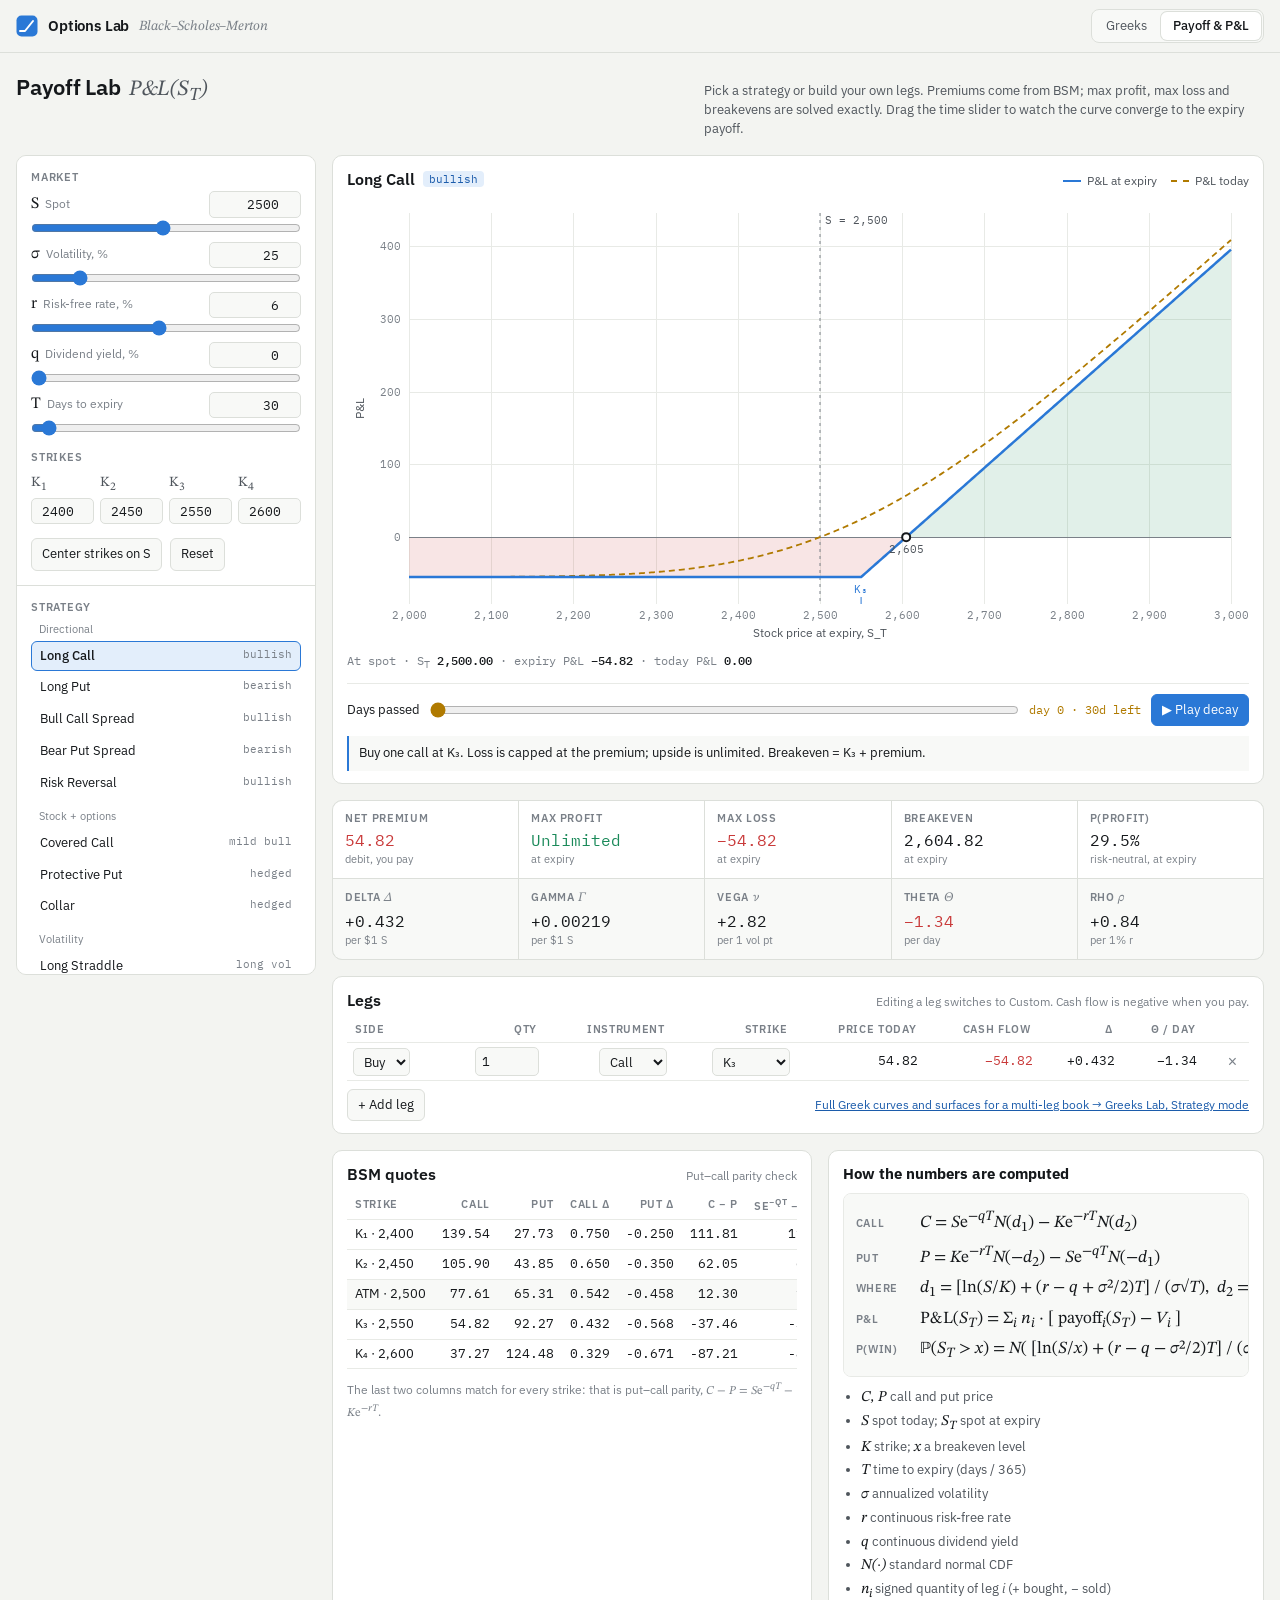
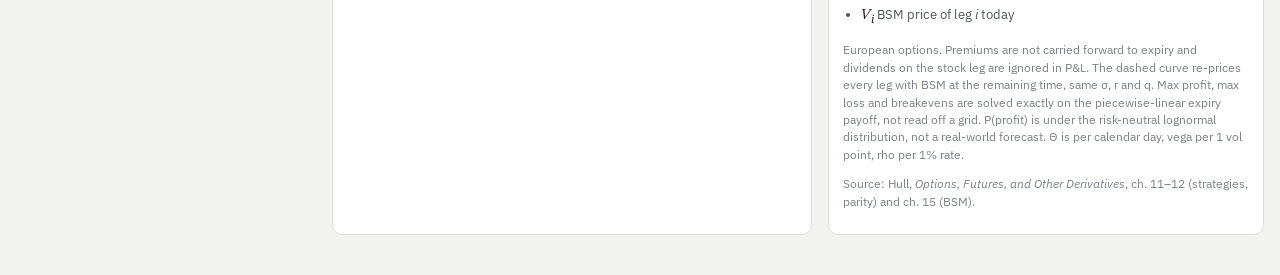
<file: payoff.html>
<!doctype html>
<html lang="en">
<head>
<meta charset="utf-8">
<meta name="viewport" content="width=device-width, initial-scale=1, viewport-fit=cover">
<meta name="description" content="Option payoff and P&L explorer: classic strategies, exact max profit, max loss and breakevens, risk-neutral probability of profit, and time decay toward expiry.">
<style>:root{color-scheme:light}body{margin:0}[hidden]{display:none!important}</style>
<title>Payoff · Options Lab</title>
<link rel="preconnect" href="https://fonts.googleapis.com">
<link rel="preconnect" href="https://fonts.gstatic.com" crossorigin>
<link rel="stylesheet" href="https://fonts.googleapis.com/css2?family=IBM+Plex+Sans:wght@400;500;600&family=IBM+Plex+Mono:wght@400;500&family=STIX+Two+Text:ital,wght@0,400;0,600;1,400&display=swap">
<link rel="stylesheet" href="assets/lab.css">
<style>
/* Payoff page: numeric inputs on sliders, strategy list, chart, KPI tiles, leg editor */
.sl input.num{width:92px}
input.num{font:inherit;font-family:var(--mono);font-size:12.5px;font-variant-numeric:tabular-nums;color:var(--ink);background:var(--panel-2);border:1px solid var(--line);border-radius:5px;padding:3px 6px;text-align:right}
.strikes{display:grid;grid-template-columns:repeat(4,minmax(0,1fr));gap:6px}
.strikes label{display:grid;gap:2px;font-family:var(--math);font-size:14px;color:var(--ink-2)}
.strikes input.num{width:100%;padding:3px 4px}
.strats{display:flex;flex-direction:column;gap:10px}
.strats .g{display:flex;flex-direction:column;gap:1px}
.strats .gh{font-size:11px;color:var(--muted);margin:0 0 2px 8px}
.strats button{font:inherit;font-size:13px;text-align:left;cursor:pointer;color:var(--ink);background:transparent;border:1px solid transparent;border-radius:6px;padding:5px 8px;display:flex;justify-content:space-between;gap:8px}
.strats button:hover{background:var(--panel-2)}
.strats button[aria-pressed="true"]{background:var(--accent-soft);border-color:var(--accent);font-weight:500}
.strats .v{font-family:var(--mono);font-size:11px;color:var(--muted);white-space:nowrap;font-weight:400}
.tag{font-family:var(--mono);font-size:11px;color:var(--accent-ink);background:var(--accent-soft);border-radius:4px;padding:1px 6px;margin-left:8px;vertical-align:2px;font-weight:400}
.legend{display:flex;flex-wrap:wrap;gap:14px;font-size:12px;color:var(--ink-2)}
.legend span::before{content:"";display:inline-block;width:18px;height:0;border-top:2px solid;vertical-align:middle;margin-right:6px}
.legend .l-exp::before{border-color:var(--accent);border-top-width:2.5px}
.legend .l-now::before{border-color:var(--now);border-top-style:dashed}
.chart-box{position:relative;width:100%;margin-top:6px}
canvas{display:block;width:100%;touch-action:none;cursor:crosshair}
.readout{font-family:var(--mono);font-size:12px;color:var(--muted);min-height:18px;margin-top:4px;font-variant-numeric:tabular-nums}
.readout b{color:var(--ink);font-weight:500}
.time{display:grid;grid-template-columns:auto minmax(0,1fr) auto auto;gap:10px;align-items:center;margin-top:10px;padding-top:10px;border-top:1px solid var(--grid);font-size:13px}
.time input{accent-color:var(--now);width:100%;margin:0}
.time output{font-family:var(--mono);font-size:12px;color:var(--now);white-space:nowrap;min-width:14ch;text-align:right}
@media (max-width:560px){.time{grid-template-columns:auto minmax(0,1fr)}.time output{text-align:left}}
.warn{color:var(--loss);font-weight:500}
.kpis{display:grid;grid-template-columns:repeat(5,minmax(0,1fr));gap:1px;background:var(--line);border:1px solid var(--line);border-radius:10px;overflow:hidden}
@media (max-width:760px){.kpis{grid-template-columns:repeat(2,minmax(0,1fr))}}
.kpi{background:var(--panel);padding:10px 12px;min-width:0}
.kpi .k{font-size:11px;letter-spacing:.06em;text-transform:uppercase;color:var(--muted);font-weight:600}
.kpi .k i{font-family:var(--math);text-transform:none;letter-spacing:0;font-size:13px;font-weight:400}
.kpi .v{font-family:var(--mono);font-size:16px;font-variant-numeric:tabular-nums;overflow-wrap:anywhere;margin-top:2px}
.kpi .s{font-size:11px;color:var(--muted)}
.kpi.greek{background:var(--panel-2)}
.pos{color:var(--profit)} .los{color:var(--loss)}
table.legs td{padding:4px 6px}
table.legs input,table.legs select{font:inherit;font-family:var(--mono);font-size:12.5px;color:var(--ink);background:var(--panel-2);border:1px solid var(--line);border-radius:5px;padding:4px 6px;width:auto}
table.legs select{font-family:var(--sans)}
table.legs input{width:64px}
table.legs select:disabled{opacity:.4}
.legfoot{display:flex;flex-wrap:wrap;gap:8px 20px;align-items:center;justify-content:space-between;margin-top:8px}
.bottom{display:grid;grid-template-columns:minmax(0,1.1fr) minmax(0,1fr);gap:16px}
@media (max-width:1100px){.bottom{grid-template-columns:1fr}}
tr.atm td{background:var(--panel-2)}
.fx h3{margin:0 0 8px;font-size:15px}
.eq .lab{width:64px}
</style>
</head>
<body>
<header class="site"><div class="site-in">
  <a class="brand" href="./"><svg width="22" height="22" viewBox="0 0 22 22" aria-hidden="true"><rect x="0.5" y="0.5" width="21" height="21" rx="5" fill="var(--accent)"/><path d="M4 16 L9 16 L17 6" fill="none" stroke="#fff" stroke-width="2" stroke-linecap="round" stroke-linejoin="round"/></svg>Options Lab<small>Black–Scholes–Merton</small></a>
  <nav aria-label="Tools"><a href="./">Greeks</a><a href="payoff.html" aria-current="page">Payoff &amp; P&amp;L</a></nav>
</div></header>

<div class="wrap">
  <header class="top">
    <h1>Payoff Lab<span class="sub">P&amp;L(S<sub>T</sub>)</span></h1>
    <p class="tagline">Pick a strategy or build your own legs. Premiums come from BSM; max profit, max loss and breakevens are solved exactly. Drag the time slider to watch the curve converge to the expiry payoff.</p>
  </header>

  <div class="layout">
    <aside class="ctl" aria-label="Controls">
      <div class="grp" id="sliders"><span class="lbl">Market</span></div>
      <div class="grp">
        <span class="lbl">Strikes</span>
        <div class="strikes">
          <label><span>K<sub>1</sub></span><input class="num" id="K1" type="number" step="10" min="1"></label>
          <label><span>K<sub>2</sub></span><input class="num" id="K2" type="number" step="10" min="1"></label>
          <label><span>K<sub>3</sub></span><input class="num" id="K3" type="number" step="10" min="1"></label>
          <label><span>K<sub>4</sub></span><input class="num" id="K4" type="number" step="10" min="1"></label>
        </div>
      </div>
      <div class="row"><button class="btn" id="centerBtn" type="button">Center strikes on S</button><button class="btn" id="resetBtn" type="button">Reset</button></div>
      <div class="dvd"></div>
      <div class="grp"><span class="lbl">Strategy</span><div class="strats" id="strats"></div></div>
    </aside>

    <main>
      <section class="card">
        <div class="charthead">
          <h2 id="stratName">Long Call</h2>
          <div class="legend"><span class="l-exp">P&amp;L at expiry</span><span class="l-now" id="lgNow">P&amp;L today</span></div>
        </div>
        <div class="chart-box"><canvas id="chart" role="img" aria-label="Profit and loss against the stock price at expiry"></canvas></div>
        <div class="readout" id="readout"></div>
        <div class="time">
          <label for="elapsed">Days passed</label>
          <input id="elapsed" type="range" min="0" step="1">
          <output id="elapsedOut" for="elapsed"></output>
          <button class="btn primary" id="playBtn" type="button">▶ Play decay</button>
        </div>
        <p class="intuit" id="stratDesc"></p>
      </section>

      <section class="kpis" id="kpis" aria-label="Position summary"></section>

      <section class="card">
        <div class="charthead"><h2>Legs</h2><span class="hint">Editing a leg switches to Custom. Cash flow is negative when you pay.</span></div>
        <div class="tblwrap"><table class="legs">
          <thead><tr><th>Side</th><th>Qty</th><th>Instrument</th><th>Strike</th><th>Price today</th><th>Cash flow</th><th>Δ</th><th>Θ / day</th><th></th></tr></thead>
          <tbody id="legBody"></tbody>
        </table></div>
        <div class="legfoot">
          <button class="btn" id="addLeg" type="button">+ Add leg</button>
          <a class="hint" href="./" style="color:var(--accent-ink)">Full Greek curves and surfaces for a multi-leg book → Greeks Lab, Strategy mode</a>
        </div>
      </section>

      <div class="bottom">
        <section class="card">
          <div class="charthead"><h2>BSM quotes</h2><span class="hint">Put–call parity check</span></div>
          <div class="tblwrap"><table>
            <thead><tr><th>Strike</th><th>Call</th><th>Put</th><th>Call Δ</th><th>Put Δ</th><th>C − P</th><th>Se<sup>−qT</sup> − Ke<sup>−rT</sup></th></tr></thead>
            <tbody id="quotes"></tbody>
          </table></div>
          <p class="note">The last two columns match for every strike: that is put–call parity, <span style="font-family:var(--math)"><i>C</i> − <i>P</i> = <i>S</i>e<sup>−<i>qT</i></sup> − <i>K</i>e<sup>−<i>rT</i></sup></span>.</p>
        </section>
        <section class="card fx">
          <h3>How the numbers are computed</h3>
          <div class="eq">
            <div><span class="lab">Call</span><i>C</i> = <i>S</i>e<sup>−<i>qT</i></sup><i>N</i>(<i>d</i><sub>1</sub>) − <i>K</i>e<sup>−<i>rT</i></sup><i>N</i>(<i>d</i><sub>2</sub>)</div>
            <div><span class="lab">Put</span><i>P</i> = <i>K</i>e<sup>−<i>rT</i></sup><i>N</i>(−<i>d</i><sub>2</sub>) − <i>S</i>e<sup>−<i>qT</i></sup><i>N</i>(−<i>d</i><sub>1</sub>)</div>
            <div><span class="lab">where</span><i>d</i><sub>1</sub> = [ln(<i>S</i>/<i>K</i>) + (<i>r</i> − <i>q</i> + <i>σ</i>²/2)<i>T</i>] / (<i>σ</i>√<i>T</i>), &nbsp;<i>d</i><sub>2</sub> = <i>d</i><sub>1</sub> − <i>σ</i>√<i>T</i></div>
            <div><span class="lab">P&amp;L</span>P&amp;L(<i>S<sub>T</sub></i>) = Σ<sub><i>i</i></sub> <i>n<sub>i</sub></i> · [ payoff<sub><i>i</i></sub>(<i>S<sub>T</sub></i>) − <i>V<sub>i</sub></i> ]</div>
            <div><span class="lab">P(win)</span>ℙ(<i>S<sub>T</sub></i> &gt; <i>x</i>) = <i>N</i>( [ln(<i>S</i>/<i>x</i>) + (<i>r</i> − <i>q</i> − <i>σ</i>²/2)<i>T</i>] / (<i>σ</i>√<i>T</i>) )</div>
          </div>
          <ul class="vars">
            <li><b>C, P</b> call and put price</li>
            <li><b>S</b> spot today; <b>S<sub>T</sub></b> spot at expiry</li>
            <li><b>K</b> strike; <b>x</b> a breakeven level</li>
            <li><b>T</b> time to expiry (days / 365)</li>
            <li><b>σ</b> annualized volatility</li>
            <li><b>r</b> continuous risk-free rate</li>
            <li><b>q</b> continuous dividend yield</li>
            <li><b>N(·)</b> standard normal CDF</li>
            <li><b>n<sub>i</sub></b> signed quantity of leg <i>i</i> (+ bought, − sold)</li>
            <li><b>V<sub>i</sub></b> BSM price of leg <i>i</i> today</li>
          </ul>
          <p class="note">European options. Premiums are not carried forward to expiry and dividends on the stock leg are ignored in P&amp;L. The dashed curve re-prices every leg with BSM at the remaining time, same σ, r and q. Max profit, max loss and breakevens are solved exactly on the piecewise-linear expiry payoff, not read off a grid. P(profit) is under the risk-neutral lognormal distribution, not a real-world forecast. Θ is per calendar day, vega per 1 vol point, rho per 1% rate.</p>
          <p class="src">Source: Hull, <i>Options, Futures, and Other Derivatives</i>, ch. 11–12 (strategies, parity) and ch. 15 (BSM).</p>
        </section>
      </div>
    </main>
  </div>
</div>

<script src="assets/bsm.js"></script>
<script>
(function(){
const $ = id => document.getElementById(id);

// ---------------- inputs ----------------
const PARAMS = {
  S0:    {sym:'S',  name:'Spot',            min:100, max:5000, step:10,   num:10},
  sigma: {sym:'σ',  name:'Volatility, %',   min:1,   max:150,  step:0.5,  num:1},
  r:     {sym:'r',  name:'Risk-free rate, %', min:-2, max:15,  step:0.05, num:0.25},
  q:     {sym:'q',  name:'Dividend yield, %', min:0,  max:10,  step:0.05, num:0.25},
  days:  {sym:'T',  name:'Days to expiry',  min:1,   max:730,  step:1,    num:1},
};
const PKEYS = Object.keys(PARAMS), KS = ['K1','K2','K3','K4'];
const DEFAULTS = {S0:2500, sigma:25, r:6, q:0, days:30, K1:2400, K2:2450, K3:2550, K4:2600};

// legs: [type, signed qty, strike key]; 'ATM' strikes at the current spot
const GROUPS = [
  ['Directional', ['long_call','long_put','bull_call','bear_put','risk_rev']],
  ['Stock + options', ['covered_call','protective_put','collar']],
  ['Volatility', ['straddle','short_straddle','strangle','butterfly','iron_condor','reverse_condor']],
  ['', ['custom']],
];
const PRESETS = {
  long_call: {n:'Long Call', v:'bullish', legs:[['call',1,'K3']],
    d:'Buy one call at K₃. Loss is capped at the premium; upside is unlimited. Breakeven = K₃ + premium.'},
  long_put: {n:'Long Put', v:'bearish', legs:[['put',1,'K2']],
    d:'Buy one put at K₂. Loss is capped at the premium; the best case is the stock going to zero (K₂ − premium). Breakeven = K₂ − premium.'},
  bull_call: {n:'Bull Call Spread', v:'bullish', legs:[['call',1,'K2'],['call',-1,'K3']],
    d:'Buy the K₂ call, sell the K₃ call. Pays a net debit. Max profit = (K₃ − K₂) − debit above K₃; max loss = debit below K₂.'},
  bear_put: {n:'Bear Put Spread', v:'bearish', legs:[['put',1,'K3'],['put',-1,'K2']],
    d:'Buy the K₃ put, sell the K₂ put. Pays a net debit. Max profit = (K₃ − K₂) − debit below K₂; max loss = debit above K₃.'},
  risk_rev: {n:'Risk Reversal', v:'bullish', legs:[['put',-1,'K2'],['call',1,'K3']],
    d:'Sell the K₂ put to fund the K₃ call. Behaves like synthetic long stock outside the strikes, flat in between. Its price is a direct read on skew.'},
  covered_call: {n:'Covered Call', v:'mild bull', legs:[['stock',1,null],['call',-1,'K3']],
    d:'Own the stock and sell a call at K₃. The premium cushions the downside a little and the upside is capped at K₃ − S + premium. By put–call parity its expiry shape is a short put.'},
  protective_put: {n:'Protective Put', v:'hedged', legs:[['stock',1,null],['put',1,'K2']],
    d:'Own the stock and buy a put at K₂ as insurance. The loss is floored at S − K₂ + premium. By put–call parity its expiry shape is a long call.'},
  collar: {n:'Collar', v:'hedged', legs:[['stock',1,null],['put',1,'K2'],['call',-1,'K3']],
    d:'Own the stock, buy the K₂ put and sell the K₃ call. The short call pays for most of the put: loss floored at K₂, gain capped at K₃. Shape of a bull call spread.'},
  straddle: {n:'Long Straddle', v:'long vol', legs:[['call',1,'ATM'],['put',1,'ATM']],
    d:'Buy a call and a put at the money (K = S). Needs a large move either way. Max loss = both premiums, at S_T = K. Breakevens = K ± total premium. Long gamma and vega, short theta.'},
  short_straddle: {n:'Short Straddle', v:'short vol', legs:[['call',-1,'ATM'],['put',-1,'ATM']],
    d:'Sell the ATM call and put. Collects both premiums and wins if the stock stays near K. Loss is unlimited on the upside. Short gamma and vega, long theta.'},
  strangle: {n:'Long Strangle', v:'long vol', legs:[['put',1,'K2'],['call',1,'K3']],
    d:'Buy the K₂ put and the K₃ call. Cheaper than a straddle but needs a bigger move. Max loss = both premiums, anywhere between K₂ and K₃.'},
  butterfly: {n:'Long Call Butterfly', v:'pin', legs:[['call',1,'K2'],['call',-2,'ATM'],['call',1,'K3']],
    d:'Buy the K₂ and K₃ calls, sell two ATM calls. Small debit, best payoff if the stock pins at S. Symmetric only when K₂ and K₃ are equidistant from S.'},
  iron_condor: {n:'Short Iron Condor', v:'short vol', legs:[['put',1,'K1'],['put',-1,'K2'],['call',-1,'K3'],['call',1,'K4']],
    d:'Sell the K₂ put and K₃ call, buy the K₁ put and K₄ call as wings. Collects a net credit. Max profit = credit while K₂ ≤ S_T ≤ K₃; max loss = wing width − credit. Short gamma and vega, long theta.'},
  reverse_condor: {n:'Reverse Iron Condor', v:'long vol', legs:[['put',-1,'K1'],['put',1,'K2'],['call',1,'K3'],['call',-1,'K4']],
    d:'<span class="warn">Watch the signs.</span> This is the iron condor with every leg flipped: it buys the inner K₂ put and K₃ call and sells the wings, so it pays a debit and loses the most when the stock stays between K₂ and K₃. Easy to plot by mistake under the name “Iron Condor”.'},
  custom: {n:'Custom', v:'your legs', legs:null,
    d:'Your own combination of legs. Edit, add or remove legs in the table below.'},
};

const state = Object.assign({}, DEFAULTS, {elapsed:0, preset:'long_call', legs:[], hoverS:null});
try { const s = JSON.parse(localStorage.getItem('options-lab-payoff') || 'null'); if (s && PRESETS[s.preset]) Object.assign(state, s, {hoverS:null}); } catch(e){}
function save(){ try { const {hoverS, ...s} = state; localStorage.setItem('options-lab-payoff', JSON.stringify(s)); } catch(e){} }
function loadPreset(k){ state.preset = k; if (PRESETS[k].legs) state.legs = PRESETS[k].legs.map(([type, qty, key]) => ({type, qty, k: key || 'K3'})); }
if (!state.legs || !state.legs.length) loadPreset(state.preset === 'custom' ? 'long_call' : state.preset);

// ---------------- pricing ----------------
const strikeOf = k => k === 'ATM' ? state.S0 : state[k];
const yrs = () => state.days / 365;
const mkt = () => ({r: state.r/100, sig: state.sigma/100, q: state.q/100});
const ZERO = {price:0, delta:0, gamma:0, vega:0, theta:0, rho:0};
function quote(type, S, K, T){
  if (T <= 1e-10) {
    const itm = type === 'call' ? S > K : S < K;
    return Object.assign({}, ZERO, {price: type === 'call' ? Math.max(S-K,0) : Math.max(K-S,0), delta: itm ? (type === 'call' ? 1 : -1) : 0});
  }
  if (S <= 0) return type === 'call' ? ZERO : Object.assign({}, ZERO, {price: K*Math.exp(-mkt().r*T), delta:-1});
  return bsm(Object.assign({S, K, T}, mkt()))[type === 'call' ? 'c' : 'p'];
}
function legQuote(l, S, T){ return l.type === 'stock' ? Object.assign({}, ZERO, {price:S, delta:1}) : quote(l.type, S, strikeOf(l.k), T); }
const cost0 = () => state.legs.reduce((a,l) => a + l.qty * legQuote(l, state.S0, yrs()).price, 0);
const pnl = (S, T, c0) => state.legs.reduce((a,l) => a + l.qty * legQuote(l, S, T).price, 0) - c0;

// exact expiry analysis: the payoff is piecewise linear with kinks at the strikes
function analyse(c0){
  const f = S => pnl(S, 0, c0);
  const kinks = [...new Set(state.legs.filter(l => l.type !== 'stock').map(l => strikeOf(l.k)))].filter(k => k > 0).sort((a,b) => a-b);
  const pts = [0, ...kinks], vals = pts.map(f);
  const slopeR = state.legs.reduce((a,l) => a + (l.type === 'put' ? 0 : l.qty), 0);
  let maxP = Math.max(...vals), maxL = Math.min(...vals);
  if (slopeR > 1e-12) maxP = Infinity;
  if (slopeR < -1e-12) maxL = -Infinity;
  const be = [];
  for (let i = 0; i < pts.length - 1; i++) {
    const a = pts[i], b = pts[i+1], fa = vals[i], fb = vals[i+1];
    if ((fa < 0 && fb > 0) || (fa > 0 && fb < 0)) be.push(a + (b-a) * (-fa) / (fb-fa));
    else if (Math.abs(fb) < 1e-9 && i + 2 < pts.length && Math.sign(fa) * Math.sign(vals[i+2]) < 0) be.push(b);
  }
  const last = pts[pts.length-1], fl = vals[vals.length-1];
  if (Math.abs(slopeR) > 1e-12) { const x = last - fl / slopeR; if (x > last + 1e-9) be.push(x); }
  const bes = be.filter((x,i,arr) => i === 0 || Math.abs(x - arr[i-1]) > 1e-6);
  // risk-neutral P(profit): sum the lognormal mass over intervals where expiry P&L > 0
  const {r, sig, q} = mkt(), T = yrs(), vs = sig * Math.sqrt(T);
  const above = x => x <= 0 ? 1 : !isFinite(x) ? 0 : ncdf((Math.log(state.S0/x) + (r - q - 0.5*sig*sig)*T) / vs);
  const cuts = [0, ...bes, Infinity];
  let pp = 0;
  for (let i = 0; i < cuts.length - 1; i++) {
    const a = cuts[i], b = cuts[i+1];
    const mid = isFinite(b) ? (a + b) / 2 : a * 1.5 + 1;
    if (f(mid) > 1e-9) pp += above(a) - above(b);
  }
  return {maxP, maxL, be: bes, pp};
}

// ---------------- formatting ----------------
const fmt = (v, d=2) => v.toLocaleString('en-US', {minimumFractionDigits:d, maximumFractionDigits:d});
const sgn = (v, d=2) => (v > 0 ? '+' : v < 0 ? '−' : '') + fmt(Math.abs(v), d);
const cls = v => v > 1e-9 ? 'pos' : v < -1e-9 ? 'los' : '';
const money = v => v === Infinity ? '<span class="pos">Unlimited</span>' : v === -Infinity ? '<span class="los">Unlimited</span>' : `<span class="${cls(v)}">${sgn(v)}</span>`;

// ---------------- controls ----------------
const ins = {}, nums = {};
PKEYS.forEach(k => {
  const P = PARAMS[k], d = document.createElement('div'); d.className = 'sl';
  d.innerHTML = `<label class="nm" for="n-${k}">${P.sym}<small>${P.name}</small></label>
    <input class="num" id="n-${k}" type="number" step="${P.num}" min="${P.min}">
    <input type="range" id="r-${k}" min="${P.min}" max="${P.max}" step="${P.step}" aria-label="${P.name}">`;
  $('sliders').appendChild(d);
  ins[k] = d.querySelector('[type=range]'); nums[k] = d.querySelector('.num');
  const set = (v, from) => {
    if (!isFinite(v) || (k !== 'r' && k !== 'q' && v <= 0) || (k === 'q' && v < 0)) return;
    state[k] = v;
    if (from !== ins[k]) ins[k].value = v;
    if (from !== nums[k]) nums[k].value = v;
    if (k === 'days') { $('elapsed').max = v; if (state.elapsed > v) state.elapsed = v; $('elapsed').value = state.elapsed; }
    update();
  };
  ins[k].addEventListener('input', () => set(parseFloat(ins[k].value), ins[k]));
  nums[k].addEventListener('input', () => set(parseFloat(nums[k].value), nums[k]));
});
KS.forEach(k => $(k).addEventListener('input', e => { const v = parseFloat(e.target.value); if (!isFinite(v) || v <= 0) return; state[k] = v; update(); }));
function syncInputs(){
  PKEYS.forEach(k => { ins[k].value = state[k]; nums[k].value = state[k]; });
  KS.forEach(k => { $(k).value = state[k]; });
  const el = $('elapsed'); el.max = state.days; state.elapsed = Math.min(state.elapsed, state.days); el.value = state.elapsed;
}
$('resetBtn').addEventListener('click', () => { stopPlay(); Object.assign(state, DEFAULTS, {elapsed:0}); syncInputs(); update(); });
$('centerBtn').addEventListener('click', () => {
  // keep the wing spacing relative to spot: K = S ± 4% / ± 2% (same as the 2500 defaults), rounded to a tidy grid
  const S = state.S0, step = Math.pow(10, Math.max(0, Math.floor(Math.log10(S)) - 2)) * 5;
  const rd = x => Math.round(x / step) * step;
  Object.assign(state, {K1: rd(S*0.96), K2: rd(S*0.98), K3: rd(S*1.02), K4: rd(S*1.04)}); syncInputs(); update();
});
$('elapsed').addEventListener('input', e => { state.elapsed = parseFloat(e.target.value); update(); });

let playRaf = null;
function stopPlay(){ if (playRaf) cancelAnimationFrame(playRaf); playRaf = null; $('playBtn').textContent = '▶ Play decay'; }
$('playBtn').addEventListener('click', () => {
  if (playRaf) return stopPlay();
  if (state.elapsed >= state.days) state.elapsed = 0;
  $('playBtn').textContent = '■ Stop';
  let last = performance.now();
  const dur = 4000;   // whole life of the option in ~4 s
  const step = now => {
    state.elapsed = Math.min(state.days, state.elapsed + (now - last) / dur * state.days); last = now;
    $('elapsed').value = state.elapsed; update(true);
    if (state.elapsed >= state.days) return stopPlay();
    playRaf = requestAnimationFrame(step);
  };
  playRaf = requestAnimationFrame(step);
});

function renderStrats(){
  $('strats').innerHTML = GROUPS.map(([h, keys]) => `<div class="g">${h ? `<div class="gh">${h}</div>` : ''}${keys.map(k =>
    `<button type="button" data-k="${k}" aria-pressed="${k === state.preset}"><span>${PRESETS[k].n}</span><span class="v">${PRESETS[k].v}</span></button>`).join('')}</div>`).join('');
}
$('strats').addEventListener('click', e => {
  const b = e.target.closest('button'); if (!b) return;
  if (b.dataset.k === 'custom') state.preset = 'custom'; else loadPreset(b.dataset.k);
  renderStrats(); renderLegs(); update();
});
function toCustom(){ if (state.preset !== 'custom') { state.preset = 'custom'; renderStrats(); } }

function renderLegs(){
  const opt = (v, cur, label) => `<option value="${v}"${v === cur ? ' selected' : ''}>${label || v}</option>`;
  const klabel = k => k === 'ATM' ? 'ATM (S)' : k.replace(/\d/, d => '₀₁₂₃₄'[d]);
  $('legBody').innerHTML = state.legs.map((l,i) => `<tr data-i="${i}">
    <td><select data-f="side" aria-label="Side of leg ${i+1}">${opt('buy', l.qty >= 0 ? 'buy' : 'sell', 'Buy')}${opt('sell', l.qty >= 0 ? 'buy' : 'sell', 'Sell')}</select></td>
    <td><input data-f="qty" type="number" min="0" step="1" value="${Math.abs(l.qty)}" aria-label="Quantity of leg ${i+1}"></td>
    <td><select data-f="type" aria-label="Instrument of leg ${i+1}">${opt('call', l.type, 'Call')}${opt('put', l.type, 'Put')}${opt('stock', l.type, 'Stock')}</select></td>
    <td><select data-f="k" aria-label="Strike of leg ${i+1}"${l.type === 'stock' ? ' disabled' : ''}>${[...KS,'ATM'].map(k => opt(k, l.k, klabel(k))).join('')}</select></td>
    <td class="n lp"></td><td class="n lc"></td><td class="n ld"></td><td class="n lt"></td>
    <td><button class="xbtn" type="button" data-f="del" aria-label="Remove leg ${i+1}">×</button></td></tr>`).join('')
    || `<tr><td colspan="9" style="color:var(--muted)">No legs. Add one or pick a strategy.</td></tr>`;
}
$('legBody').addEventListener('change', e => {
  const tr = e.target.closest('tr[data-i]'); if (!tr) return;
  const l = state.legs[+tr.dataset.i], f = e.target.dataset.f;
  if (f === 'side') l.qty = (e.target.value === 'buy' ? 1 : -1) * Math.abs(l.qty || 1);
  if (f === 'qty') { const q = Math.max(0, parseFloat(e.target.value) || 0); l.qty = (l.qty < 0 ? -1 : 1) * q; }
  if (f === 'type') l.type = e.target.value;
  if (f === 'k') l.k = e.target.value;
  toCustom(); renderLegs(); update();
});
$('legBody').addEventListener('click', e => {
  if (e.target.dataset.f !== 'del') return;
  state.legs.splice(+e.target.closest('tr').dataset.i, 1); toCustom(); renderLegs(); update();
});
$('addLeg').addEventListener('click', () => { if (state.legs.length >= 8) return; state.legs.push({type:'call', qty:1, k:'ATM'}); toCustom(); renderLegs(); update(); });

// ---------------- render ----------------
let A = null, C0 = 0, saveT = null;
function update(fast){
  C0 = cost0(); A = analyse(C0);
  const P = PRESETS[state.preset], T = yrs();
  $('stratName').innerHTML = `${P.n}<span class="tag">${P.v}</span>`;
  $('stratDesc').innerHTML = P.d;
  const left = state.days - state.elapsed;
  $('elapsedOut').textContent = left <= 1e-9 ? `day ${Math.round(state.days)} · expiry` : `day ${Math.round(state.elapsed)} · ${Math.round(left)}d left`;
  $('lgNow').textContent = left <= 1e-9 ? 'P&L today (hidden at expiry)' : state.elapsed > 0 ? `P&L after ${Math.round(state.elapsed)}d` : 'P&L today';
  draw();
  if (fast) return;

  document.querySelectorAll('#legBody tr[data-i]').forEach(tr => {
    const l = state.legs[+tr.dataset.i], q = legQuote(l, state.S0, T), cf = -l.qty * q.price;
    tr.querySelector('.lp').textContent = fmt(q.price);
    tr.querySelector('.lc').innerHTML = `<span class="${cls(cf)}">${sgn(cf)}</span>`;
    tr.querySelector('.ld').textContent = sgn(l.qty * q.delta, 3);
    tr.querySelector('.lt').textContent = sgn(l.qty * q.theta / 365);
  });

  const g = state.legs.reduce((a,l) => { const q = legQuote(l, state.S0, T); ['delta','gamma','vega','theta','rho'].forEach(k => a[k] += l.qty * q[k]); return a; }, {delta:0,gamma:0,vega:0,theta:0,rho:0});
  const net = C0 > 1e-9 ? `<span class="los">${fmt(C0)}</span>` : C0 < -1e-9 ? `<span class="pos">${fmt(-C0)}</span>` : '0.00';
  const K = [
    ['Net premium', net, C0 > 1e-9 ? 'debit, you pay' : C0 < -1e-9 ? 'credit, you receive' : 'zero cost'],
    ['Max profit', money(A.maxP), 'at expiry'],
    ['Max loss', money(A.maxL), 'at expiry'],
    ['Breakeven', A.be.length ? A.be.map(x => fmt(x)).join('<br>') : 'None', A.be.length > 1 ? `${A.be.length} levels` : 'at expiry'],
    ['P(profit)', (A.pp*100).toFixed(1) + '%', 'risk-neutral, at expiry'],
  ];
  const Gk = [
    ['Delta <i>Δ</i>', sgn(g.delta, 3), 'per $1 S'],
    ['Gamma <i>Γ</i>', sgn(g.gamma, 5), 'per $1 S'],
    ['Vega <i>ν</i>', sgn(g.vega/100), 'per 1 vol pt'],
    ['Theta <i>Θ</i>', `<span class="${cls(g.theta)}">${sgn(g.theta/365)}</span>`, 'per day'],
    ['Rho <i>ρ</i>', sgn(g.rho/100), 'per 1% r'],
  ];
  $('kpis').innerHTML = K.map(([k,v,s]) => `<div class="kpi"><div class="k">${k}</div><div class="v">${v}</div><div class="s">${s}</div></div>`).join('')
    + Gk.map(([k,v,s]) => `<div class="kpi greek"><div class="k">${k}</div><div class="v">${v}</div><div class="s">${s}</div></div>`).join('');

  const {r, q} = mkt();
  const rows = [['K₁', state.K1], ['K₂', state.K2], ['ATM', state.S0], ['K₃', state.K3], ['K₄', state.K4]].sort((a,b) => a[1] - b[1]);
  $('quotes').innerHTML = rows.map(([lab, Kx]) => {
    const c = quote('call', state.S0, Kx, T), p = quote('put', state.S0, Kx, T);
    return `<tr class="${lab === 'ATM' ? 'atm' : ''}"><td>${lab} · ${fmt(Kx, 0)}</td><td class="n">${fmt(c.price)}</td><td class="n">${fmt(p.price)}</td><td class="n">${fmt(c.delta,3)}</td><td class="n">${fmt(p.delta,3)}</td><td class="n">${fmt(c.price - p.price)}</td><td class="n">${fmt(state.S0*Math.exp(-q*T) - Kx*Math.exp(-r*T))}</td></tr>`;
  }).join('');

  clearTimeout(saveT); saveT = setTimeout(save, 250);
}

function niceStep(range, n){ const raw = range / n, p = Math.pow(10, Math.floor(Math.log10(raw))), m = raw / p; return (m < 1.5 ? 1 : m < 3 ? 2 : m < 7 ? 5 : 10) * p; }

let Gm = null;
function draw(){
  const cv = $('chart'), W = cv.parentElement.clientWidth; if (!W) return;
  const H = Math.round(Math.max(280, Math.min(460, W * 0.5)));
  const dpr = window.devicePixelRatio || 1;
  cv.width = Math.round(W*dpr); cv.height = Math.round(H*dpr); cv.style.height = H + 'px';
  const ctx = cv.getContext('2d'); ctx.setTransform(dpr,0,0,dpr,0,0); ctx.clearRect(0,0,W,H);
  const cs = getComputedStyle(document.documentElement), col = n => cs.getPropertyValue(n).trim();
  const c = {ink:col('--ink'), ink2:col('--ink-2'), muted:col('--muted'), grid:col('--grid'), line:col('--line'), panel:col('--panel'), accent:col('--accent'), profit:col('--profit'), loss:col('--loss'), now:col('--now')};
  const mono = '11px "IBM Plex Mono", ui-monospace, monospace';
  const M = {l:62, r:18, t:16, b:44};

  const used = state.legs.filter(l => l.type !== 'stock').map(l => strikeOf(l.k));
  const ref = [state.S0, ...used, ...A.be];
  const x0 = Math.max(0, Math.min(state.S0*0.8, Math.min(...ref)*0.94)), x1 = Math.max(state.S0*1.2, Math.max(...ref)*1.06);
  const n = 400, xs = [], ye = [], yn = [];
  const Tn = Math.max(0, (state.days - state.elapsed) / 365), showNow = Tn > 1e-10;
  for (let i = 0; i <= n; i++) { const S = x0 + (x1-x0)*i/n; xs.push(S); ye.push(pnl(S, 0, C0)); if (showNow) yn.push(pnl(S, Tn, C0)); }
  let lo = Math.min(0, ...ye, ...yn), hi = Math.max(0, ...ye, ...yn);
  if (hi - lo < 1e-6) { hi += 1; lo -= 1; }
  const pad = (hi-lo)*0.08; lo -= pad; hi += pad;
  const pw = W - M.l - M.r, ph = H - M.t - M.b;
  const sx = S => M.l + (S-x0)/(x1-x0)*pw, sy = y => M.t + (hi-y)/(hi-lo)*ph;
  Gm = {x0, x1, M, pw};

  ctx.font = mono; ctx.lineWidth = 1;
  const ys = niceStep(hi-lo, 6);
  ctx.textAlign = 'right'; ctx.textBaseline = 'middle';
  for (let y = Math.ceil(lo/ys)*ys; y <= hi; y += ys) {
    const py = Math.round(sy(y)) + 0.5;
    ctx.strokeStyle = c.grid; ctx.beginPath(); ctx.moveTo(M.l, py); ctx.lineTo(W-M.r, py); ctx.stroke();
    ctx.fillStyle = c.muted; ctx.fillText(fmt(Math.abs(y) < ys*1e-6 ? 0 : y, ys < 1 ? 1 : 0), M.l-8, py);
  }
  const xst = niceStep(x1-x0, Math.max(3, Math.floor(pw/90)));
  ctx.textAlign = 'center'; ctx.textBaseline = 'top';
  for (let x = Math.ceil(x0/xst)*xst; x <= x1; x += xst) {
    const px = Math.round(sx(x)) + 0.5;
    ctx.strokeStyle = c.grid; ctx.beginPath(); ctx.moveTo(px, M.t); ctx.lineTo(px, M.t+ph); ctx.stroke();
    ctx.fillStyle = c.muted; ctx.fillText(fmt(x, 0), px, M.t+ph+6);
  }
  ctx.fillStyle = c.ink2; ctx.font = '12px "IBM Plex Sans", system-ui, sans-serif';
  ctx.fillText('Stock price at expiry, S_T', M.l + pw/2, M.t+ph+24);
  ctx.save(); ctx.translate(14, M.t + ph/2); ctx.rotate(-Math.PI/2); ctx.textBaseline = 'middle'; ctx.fillText('P&L', 0, 0); ctx.restore();
  ctx.font = mono;

  // profit / loss shading under the expiry curve
  const zy = sy(0);
  const path = new Path2D(); path.moveTo(sx(xs[0]), zy); xs.forEach((S,i) => path.lineTo(sx(S), sy(ye[i]))); path.lineTo(sx(xs[n]), zy); path.closePath();
  ctx.save(); ctx.globalAlpha = 0.13;
  ctx.save(); ctx.beginPath(); ctx.rect(M.l, M.t, pw, zy-M.t); ctx.clip(); ctx.fillStyle = c.profit; ctx.fill(path); ctx.restore();
  ctx.save(); ctx.beginPath(); ctx.rect(M.l, zy, pw, M.t+ph-zy); ctx.clip(); ctx.fillStyle = c.loss; ctx.fill(path); ctx.restore();
  ctx.restore();
  ctx.strokeStyle = c.muted; ctx.beginPath(); ctx.moveTo(M.l, Math.round(zy)+0.5); ctx.lineTo(W-M.r, Math.round(zy)+0.5); ctx.stroke();

  // spot line and strike ticks
  ctx.setLineDash([3,4]); ctx.strokeStyle = c.muted;
  ctx.beginPath(); ctx.moveTo(sx(state.S0), M.t); ctx.lineTo(sx(state.S0), M.t+ph); ctx.stroke(); ctx.setLineDash([]);
  ctx.fillStyle = c.ink2; ctx.textAlign = 'left'; ctx.textBaseline = 'top'; ctx.fillText('S = ' + fmt(state.S0, 0), sx(state.S0)+5, M.t+2);
  ctx.textAlign = 'center'; ctx.textBaseline = 'bottom';
  const tagged = new Set();
  state.legs.forEach(l => {
    if (l.type === 'stock' || l.k === 'ATM' || tagged.has(l.k)) return; tagged.add(l.k);
    const px = sx(strikeOf(l.k));
    ctx.strokeStyle = c.accent; ctx.beginPath(); ctx.moveTo(px, M.t+ph); ctx.lineTo(px, M.t+ph-7); ctx.stroke();
    ctx.fillStyle = c.accent; ctx.fillText('K' + l.k.slice(1).replace(/\d/, d => '₀₁₂₃₄'[d]), px, M.t+ph-9);
  });

  if (showNow) {
    ctx.strokeStyle = c.now; ctx.lineWidth = 1.8; ctx.setLineDash([6,4]); ctx.beginPath();
    xs.forEach((S,i) => i ? ctx.lineTo(sx(S), sy(yn[i])) : ctx.moveTo(sx(S), sy(yn[i]))); ctx.stroke(); ctx.setLineDash([]);
  }
  ctx.strokeStyle = c.accent; ctx.lineWidth = 2.5; ctx.lineJoin = 'round'; ctx.beginPath();
  xs.forEach((S,i) => i ? ctx.lineTo(sx(S), sy(ye[i])) : ctx.moveTo(sx(S), sy(ye[i]))); ctx.stroke();

  // breakevens: ring marker + value label
  ctx.textBaseline = 'top'; ctx.lineWidth = 2;
  A.be.filter(x => x >= x0 && x <= x1).forEach(x => {
    ctx.fillStyle = c.panel; ctx.strokeStyle = c.ink; ctx.beginPath(); ctx.arc(sx(x), zy, 4, 0, Math.PI*2); ctx.fill(); ctx.stroke();
    ctx.fillStyle = c.ink2; ctx.fillText(fmt(x, 0), sx(x), zy + 7);
  });

  const S = state.hoverS ?? state.S0;
  if (state.hoverS != null) {
    const px = sx(S);
    ctx.strokeStyle = c.ink; ctx.globalAlpha = 0.3; ctx.lineWidth = 1; ctx.beginPath(); ctx.moveTo(px, M.t); ctx.lineTo(px, M.t+ph); ctx.stroke(); ctx.globalAlpha = 1;
    ctx.fillStyle = c.accent; ctx.beginPath(); ctx.arc(px, sy(pnl(S, 0, C0)), 4.5, 0, Math.PI*2); ctx.fill();
    if (showNow) { ctx.fillStyle = c.now; ctx.beginPath(); ctx.arc(px, sy(pnl(S, Tn, C0)), 4.5, 0, Math.PI*2); ctx.fill(); }
  }
  const e = pnl(S, 0, C0), nw = showNow ? pnl(S, Tn, C0) : null;
  $('readout').innerHTML = `${state.hoverS == null ? 'At spot · ' : ''}S<sub>T</sub> <b>${fmt(S)}</b> · expiry P&amp;L <b class="${cls(e)}">${sgn(e)}</b>`
    + (nw != null ? ` · ${state.elapsed > 0 ? `day ${Math.round(state.elapsed)}` : 'today'} P&amp;L <b class="${cls(nw)}">${sgn(nw)}</b>` : '');
}

const cv = $('chart');
cv.addEventListener('pointermove', ev => {
  if (!Gm) return;
  const t = Math.min(1, Math.max(0, (ev.clientX - cv.getBoundingClientRect().left - Gm.M.l) / Gm.pw));
  state.hoverS = Gm.x0 + (Gm.x1 - Gm.x0) * t; draw();
});
cv.addEventListener('pointerleave', () => { state.hoverS = null; draw(); });
new ResizeObserver(() => draw()).observe(cv.parentElement);
try { matchMedia('(prefers-color-scheme: dark)').addEventListener('change', draw); } catch(e){}
new MutationObserver(draw).observe(document.documentElement, {attributes:true, attributeFilter:['data-theme']});
if (document.fonts && document.fonts.ready) document.fonts.ready.then(draw);

syncInputs(); renderStrats(); renderLegs(); update();
})();
</script>
</body>
</html>
</file>
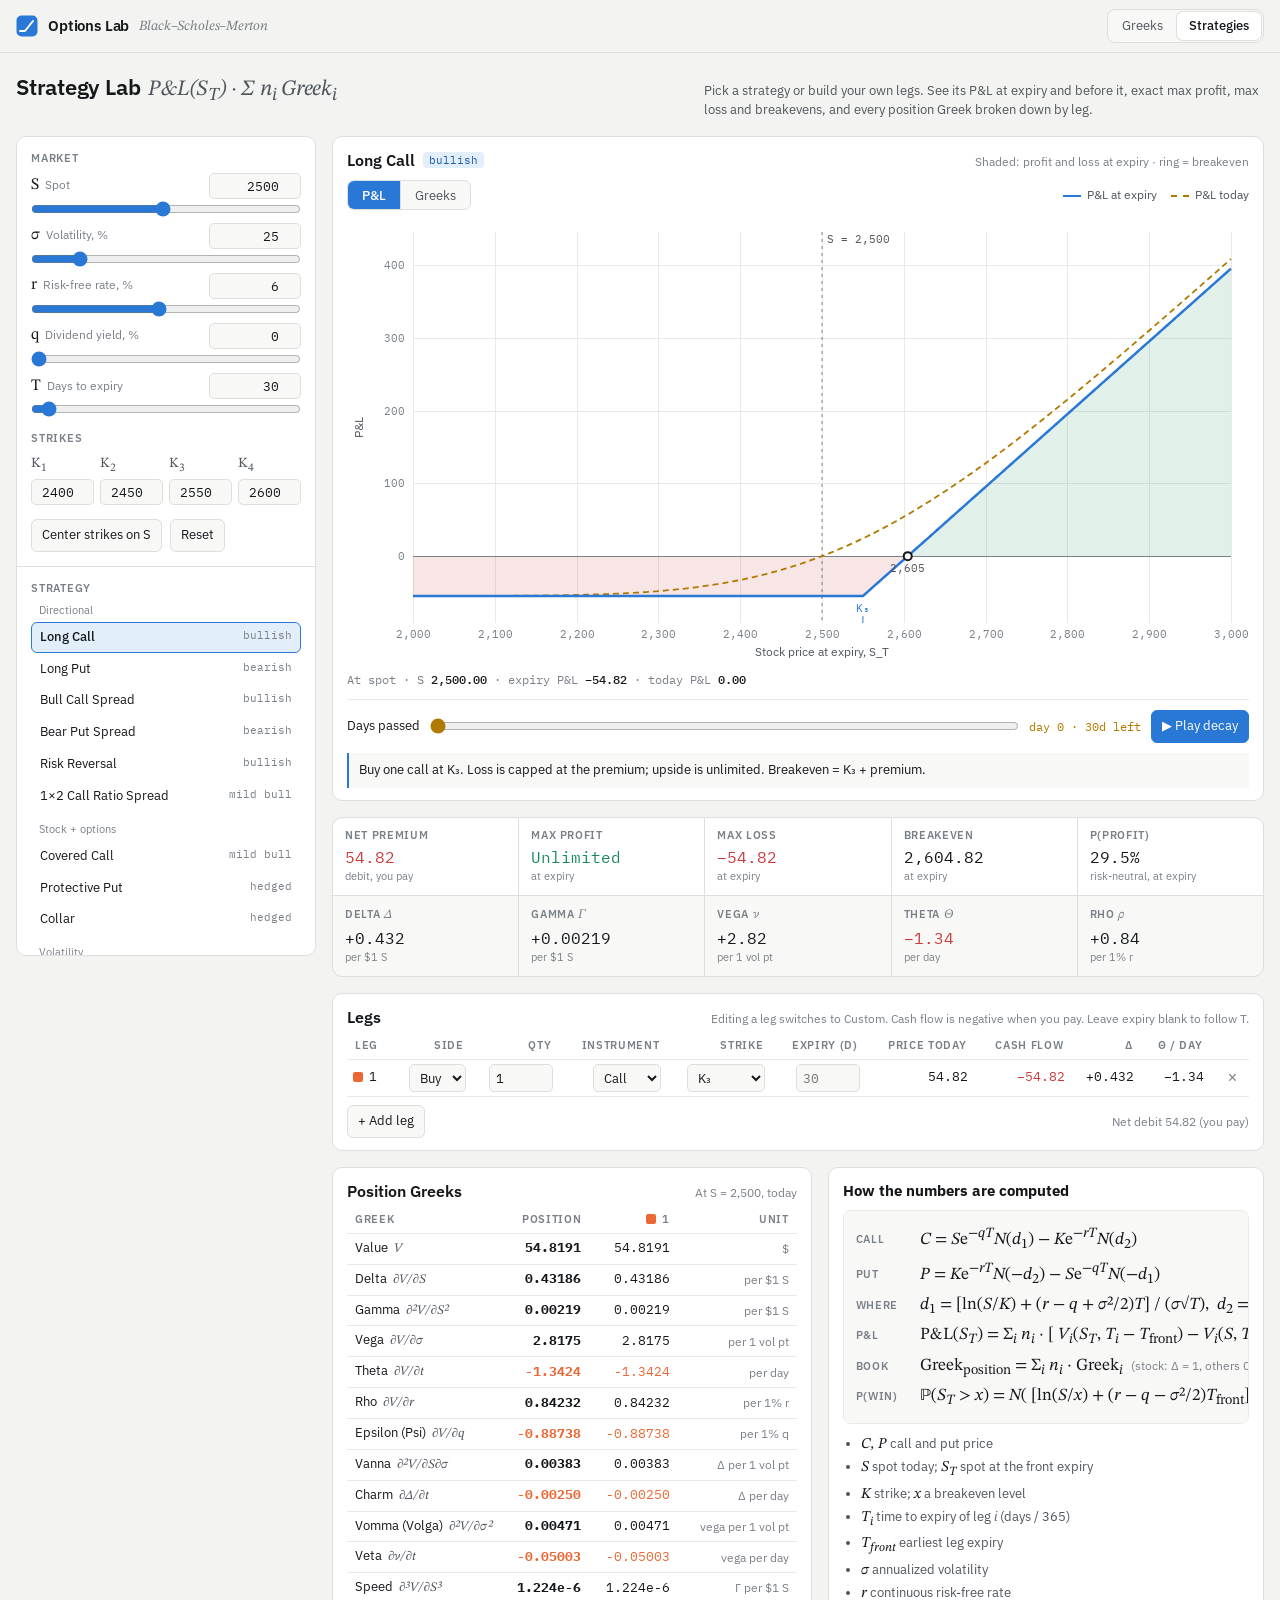
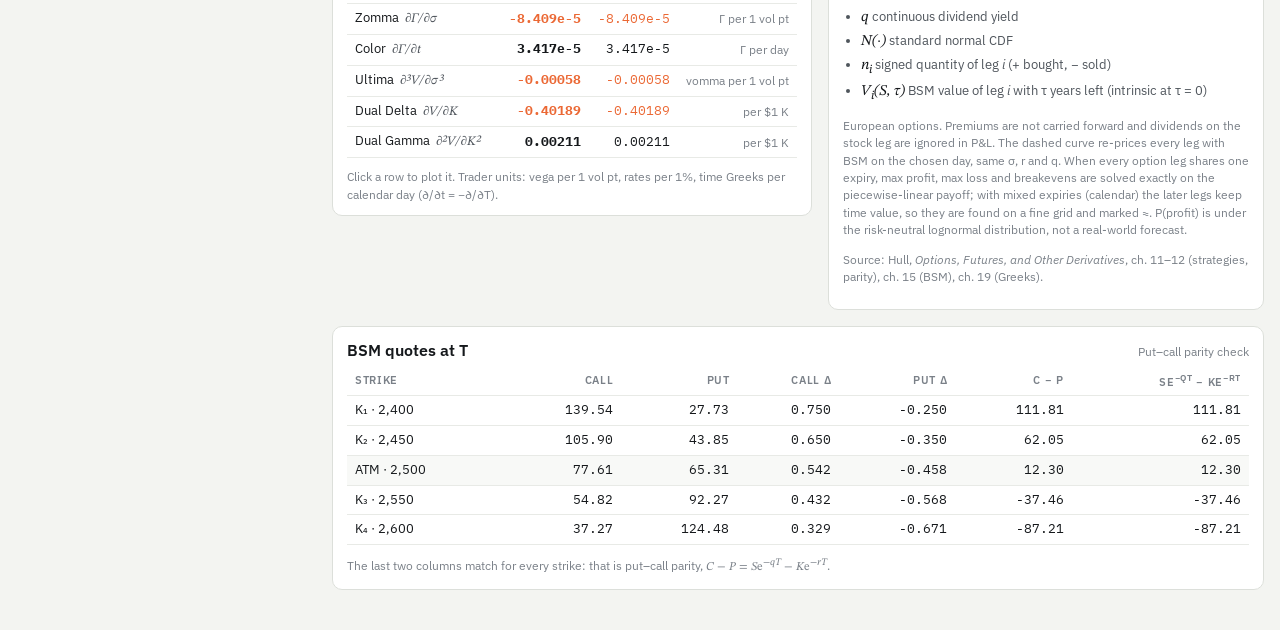
<file: strategies.html>
<!doctype html>
<html lang="en">
<head>
<meta charset="utf-8">
<meta name="viewport" content="width=device-width, initial-scale=1, viewport-fit=cover">
<meta name="description" content="Multi-leg option strategies: P&L at expiry and before it, exact max profit, max loss and breakevens, risk-neutral probability of profit, and position Greeks with a per-leg breakdown.">
<style>:root{color-scheme:light}body{margin:0}[hidden]{display:none!important}</style>
<title>Strategies · Options Lab</title>
<link rel="preconnect" href="https://fonts.googleapis.com">
<link rel="preconnect" href="https://fonts.gstatic.com" crossorigin>
<link rel="stylesheet" href="https://fonts.googleapis.com/css2?family=IBM+Plex+Sans:wght@400;500;600&family=IBM+Plex+Mono:wght@400;500&family=STIX+Two+Text:ital,wght@0,400;0,600;1,400&display=swap">
<link rel="stylesheet" href="assets/lab.css">
<style>
/* Strategies page: numeric inputs on sliders, strategy list, chart views, KPI tiles, leg editor, Greek breakdown */
.sl input.num{width:92px}
input.num{font:inherit;font-family:var(--mono);font-size:12.5px;font-variant-numeric:tabular-nums;color:var(--ink);background:var(--panel-2);border:1px solid var(--line);border-radius:5px;padding:3px 6px;text-align:right}
.strikes{display:grid;grid-template-columns:repeat(4,minmax(0,1fr));gap:6px}
.strikes label{display:grid;gap:2px;font-family:var(--math);font-size:14px;color:var(--ink-2)}
.strikes input.num{width:100%;padding:3px 4px}
.strats{display:flex;flex-direction:column;gap:10px}
.strats .g{display:flex;flex-direction:column;gap:1px}
.strats .gh{font-size:11px;color:var(--muted);margin:0 0 2px 8px}
.strats button{font:inherit;font-size:13px;text-align:left;cursor:pointer;color:var(--ink);background:transparent;border:1px solid transparent;border-radius:6px;padding:5px 8px;display:flex;justify-content:space-between;gap:8px}
.strats button:hover{background:var(--panel-2)}
.strats button[aria-pressed="true"]{background:var(--accent-soft);border-color:var(--accent);font-weight:500}
.strats .v{font-family:var(--mono);font-size:11px;color:var(--muted);white-space:nowrap;font-weight:400}
.tag{font-family:var(--mono);font-size:11px;color:var(--accent-ink);background:var(--accent-soft);border-radius:4px;padding:1px 6px;margin-left:8px;vertical-align:2px;font-weight:400}
.viewbar{display:flex;flex-wrap:wrap;gap:8px 12px;align-items:center;margin:8px 0 2px}
.viewbar .seg{flex:none}
.viewbar .seg button{padding:5px 14px}
.viewbar select{width:auto;min-width:190px;padding:4px 8px;font-size:13px}
.legend{display:flex;flex-wrap:wrap;gap:6px 14px;font-size:12px;color:var(--ink-2);margin-left:auto}
.legend span::before{content:"";display:inline-block;width:18px;height:0;border-top:2px solid var(--c);vertical-align:middle;margin-right:6px}
.legend span.dash::before{border-top-style:dashed}
.legend span.bold::before{border-top-width:2.5px}
.chart-box{position:relative;width:100%;margin-top:6px}
canvas{display:block;width:100%;touch-action:none;cursor:crosshair}
.readout{font-family:var(--mono);font-size:12px;color:var(--muted);min-height:18px;margin-top:4px;font-variant-numeric:tabular-nums}
.readout b{color:var(--ink);font-weight:500}
.time{display:grid;grid-template-columns:auto minmax(0,1fr) auto auto;gap:10px;align-items:center;margin-top:10px;padding-top:10px;border-top:1px solid var(--grid);font-size:13px}
.time input{accent-color:var(--now);width:100%;margin:0}
.time output{font-family:var(--mono);font-size:12px;color:var(--now);white-space:nowrap;min-width:14ch;text-align:right}
@media (max-width:560px){.time{grid-template-columns:auto minmax(0,1fr)}.time output{text-align:left}}
.warn{color:var(--loss);font-weight:500}
.kpis{display:grid;grid-template-columns:repeat(5,minmax(0,1fr));gap:1px;background:var(--line);border:1px solid var(--line);border-radius:10px;overflow:hidden}
@media (max-width:760px){.kpis{grid-template-columns:repeat(2,minmax(0,1fr))}}
.kpi{background:var(--panel);padding:10px 12px;min-width:0}
.kpi .k{font-size:11px;letter-spacing:.06em;text-transform:uppercase;color:var(--muted);font-weight:600}
.kpi .k i{font-family:var(--math);text-transform:none;letter-spacing:0;font-size:13px;font-weight:400}
.kpi .v{font-family:var(--mono);font-size:16px;font-variant-numeric:tabular-nums;overflow-wrap:anywhere;margin-top:2px}
.kpi .s{font-size:11px;color:var(--muted)}
.kpi.greek{background:var(--panel-2)}
.pos{color:var(--profit)} .los{color:var(--loss)}
table.legs td{padding:4px 6px}
table.legs input,table.legs select{font:inherit;font-family:var(--mono);font-size:12.5px;color:var(--ink);background:var(--panel-2);border:1px solid var(--line);border-radius:5px;padding:4px 6px;width:auto}
table.legs select{font-family:var(--sans)}
table.legs input{width:64px}
table.legs select:disabled,table.legs input:disabled{opacity:.4}
.legfoot{display:flex;flex-wrap:wrap;gap:8px 20px;align-items:center;justify-content:space-between;margin-top:8px}
.bottom{display:grid;grid-template-columns:minmax(0,1.1fr) minmax(0,1fr);gap:16px;align-items:start}
@media (max-width:1100px){.bottom{grid-template-columns:1fr}}
tr.atm td{background:var(--panel-2)}
td .sym{font-family:var(--math);font-style:italic;color:var(--ink-2);margin-left:6px}
td.u{color:var(--muted);font-size:12px}
#gbody tr{cursor:pointer}
#gbody tr:hover{background:var(--panel-2)}
#gbody tr.sel{background:var(--accent-soft)}
.fx h3{margin:0 0 8px;font-size:15px}
.eq .lab{width:64px}
</style>
</head>
<body>
<header class="site"><div class="site-in">
  <a class="brand" href="./"><svg width="22" height="22" viewBox="0 0 22 22" aria-hidden="true"><rect x="0.5" y="0.5" width="21" height="21" rx="5" fill="var(--accent)"/><path d="M4 16 L9 16 L17 6" fill="none" stroke="#fff" stroke-width="2" stroke-linecap="round" stroke-linejoin="round"/></svg>Options Lab<small>Black–Scholes–Merton</small></a>
  <nav aria-label="Tools"><a href="./">Greeks</a><a href="strategies.html" aria-current="page">Strategies</a></nav>
</div></header>

<div class="wrap">
  <header class="top">
    <h1>Strategy Lab<span class="sub">P&amp;L(S<sub>T</sub>) · Σ n<sub>i</sub> Greek<sub>i</sub></span></h1>
    <p class="tagline">Pick a strategy or build your own legs. See its P&amp;L at expiry and before it, exact max profit, max loss and breakevens, and every position Greek broken down by leg.</p>
  </header>

  <div class="layout">
    <aside class="ctl" aria-label="Controls">
      <div class="grp" id="sliders"><span class="lbl">Market</span></div>
      <div class="grp">
        <span class="lbl">Strikes</span>
        <div class="strikes">
          <label><span>K<sub>1</sub></span><input class="num" id="K1" type="number" step="10" min="1"></label>
          <label><span>K<sub>2</sub></span><input class="num" id="K2" type="number" step="10" min="1"></label>
          <label><span>K<sub>3</sub></span><input class="num" id="K3" type="number" step="10" min="1"></label>
          <label><span>K<sub>4</sub></span><input class="num" id="K4" type="number" step="10" min="1"></label>
        </div>
      </div>
      <div class="row"><button class="btn" id="centerBtn" type="button">Center strikes on S</button><button class="btn" id="resetBtn" type="button">Reset</button></div>
      <div class="dvd"></div>
      <div class="grp"><span class="lbl">Strategy</span><div class="strats" id="strats"></div></div>
    </aside>

    <main>
      <section class="card">
        <div class="charthead"><h2 id="stratName">Long Call</h2><span class="hint" id="chartHint"></span></div>
        <div class="viewbar">
          <div class="seg" id="viewSeg" role="group" aria-label="Chart view">
            <button type="button" data-v="pnl" aria-pressed="true">P&amp;L</button>
            <button type="button" data-v="greek" aria-pressed="false">Greeks</button>
          </div>
          <select id="greekSel" aria-label="Greek to plot" hidden></select>
          <label class="chk" id="legsChkWrap" hidden><input type="checkbox" id="legsChk" checked> Each leg</label>
          <div class="legend" id="legend"></div>
        </div>
        <div class="chart-box"><canvas id="chart" role="img" aria-label="Strategy chart against the stock price"></canvas></div>
        <div class="readout" id="readout"></div>
        <div class="time">
          <label for="elapsed">Days passed</label>
          <input id="elapsed" type="range" min="0" step="1">
          <output id="elapsedOut" for="elapsed"></output>
          <button class="btn primary" id="playBtn" type="button">▶ Play decay</button>
        </div>
        <p class="intuit" id="stratDesc"></p>
      </section>

      <section class="kpis" id="kpis" aria-label="Position summary"></section>

      <section class="card">
        <div class="charthead"><h2>Legs</h2><span class="hint">Editing a leg switches to Custom. Cash flow is negative when you pay. Leave expiry blank to follow T.</span></div>
        <div class="tblwrap"><table class="legs">
          <thead><tr><th>Leg</th><th>Side</th><th>Qty</th><th>Instrument</th><th>Strike</th><th>Expiry (d)</th><th>Price today</th><th>Cash flow</th><th>Δ</th><th>Θ / day</th><th></th></tr></thead>
          <tbody id="legBody"></tbody>
        </table></div>
        <div class="legfoot"><button class="btn" id="addLeg" type="button">+ Add leg</button><span class="hint" id="netHint"></span></div>
      </section>

      <div class="bottom">
        <section class="card">
          <div class="charthead"><h2>Position Greeks</h2><span class="hint" id="gHint"></span></div>
          <div class="tblwrap"><table>
            <thead><tr id="ghead"></tr></thead>
            <tbody id="gbody"></tbody>
          </table></div>
          <p class="note">Click a row to plot it. Trader units: vega per 1 vol pt, rates per 1%, time Greeks per calendar day (∂/∂t = −∂/∂T).</p>
        </section>
        <section class="card fx">
          <h3>How the numbers are computed</h3>
          <div class="eq">
            <div><span class="lab">Call</span><i>C</i> = <i>S</i>e<sup>−<i>qT</i></sup><i>N</i>(<i>d</i><sub>1</sub>) − <i>K</i>e<sup>−<i>rT</i></sup><i>N</i>(<i>d</i><sub>2</sub>)</div>
            <div><span class="lab">Put</span><i>P</i> = <i>K</i>e<sup>−<i>rT</i></sup><i>N</i>(−<i>d</i><sub>2</sub>) − <i>S</i>e<sup>−<i>qT</i></sup><i>N</i>(−<i>d</i><sub>1</sub>)</div>
            <div><span class="lab">where</span><i>d</i><sub>1</sub> = [ln(<i>S</i>/<i>K</i>) + (<i>r</i> − <i>q</i> + <i>σ</i>²/2)<i>T</i>] / (<i>σ</i>√<i>T</i>), &nbsp;<i>d</i><sub>2</sub> = <i>d</i><sub>1</sub> − <i>σ</i>√<i>T</i></div>
            <div><span class="lab">P&amp;L</span>P&amp;L(<i>S<sub>T</sub></i>) = Σ<sub><i>i</i></sub> <i>n<sub>i</sub></i> · [ <i>V<sub>i</sub></i>(<i>S<sub>T</sub></i>, <i>T<sub>i</sub></i> − <i>T</i><sub>front</sub>) − <i>V<sub>i</sub></i>(<i>S</i>, <i>T<sub>i</sub></i>) ]</div>
            <div><span class="lab">Book</span>Greek<sub>position</sub> = Σ<sub><i>i</i></sub> <i>n<sub>i</sub></i> · Greek<sub><i>i</i></sub> &nbsp;<span style="font-family:var(--sans);font-size:12px;color:var(--muted)">(stock: Δ = 1, others 0)</span></div>
            <div><span class="lab">P(win)</span>ℙ(<i>S<sub>T</sub></i> &gt; <i>x</i>) = <i>N</i>( [ln(<i>S</i>/<i>x</i>) + (<i>r</i> − <i>q</i> − <i>σ</i>²/2)<i>T</i><sub>front</sub>] / (<i>σ</i>√<i>T</i><sub>front</sub>) )</div>
          </div>
          <ul class="vars">
            <li><b>C, P</b> call and put price</li>
            <li><b>S</b> spot today; <b>S<sub>T</sub></b> spot at the front expiry</li>
            <li><b>K</b> strike; <b>x</b> a breakeven level</li>
            <li><b>T<sub>i</sub></b> time to expiry of leg <i>i</i> (days / 365)</li>
            <li><b>T<sub>front</sub></b> earliest leg expiry</li>
            <li><b>σ</b> annualized volatility</li>
            <li><b>r</b> continuous risk-free rate</li>
            <li><b>q</b> continuous dividend yield</li>
            <li><b>N(·)</b> standard normal CDF</li>
            <li><b>n<sub>i</sub></b> signed quantity of leg <i>i</i> (+ bought, − sold)</li>
            <li><b>V<sub>i</sub>(S, τ)</b> BSM value of leg <i>i</i> with τ years left (intrinsic at τ = 0)</li>
          </ul>
          <p class="note">European options. Premiums are not carried forward and dividends on the stock leg are ignored in P&amp;L. The dashed curve re-prices every leg with BSM on the chosen day, same σ, r and q. When every option leg shares one expiry, max profit, max loss and breakevens are solved exactly on the piecewise-linear payoff; with mixed expiries (calendar) the later legs keep time value, so they are found on a fine grid and marked ≈. P(profit) is under the risk-neutral lognormal distribution, not a real-world forecast.</p>
          <p class="src">Source: Hull, <i>Options, Futures, and Other Derivatives</i>, ch. 11–12 (strategies, parity), ch. 15 (BSM), ch. 19 (Greeks).</p>
        </section>
      </div>

      <section class="card">
        <div class="charthead"><h2>BSM quotes at T</h2><span class="hint">Put–call parity check</span></div>
        <div class="tblwrap"><table>
          <thead><tr><th>Strike</th><th>Call</th><th>Put</th><th>Call Δ</th><th>Put Δ</th><th>C − P</th><th>Se<sup>−qT</sup> − Ke<sup>−rT</sup></th></tr></thead>
          <tbody id="quotes"></tbody>
        </table></div>
        <p class="note">The last two columns match for every strike: that is put–call parity, <span style="font-family:var(--math)"><i>C</i> − <i>P</i> = <i>S</i>e<sup>−<i>qT</i></sup> − <i>K</i>e<sup>−<i>rT</i></sup></span>.</p>
      </section>
    </main>
  </div>
</div>

<script src="assets/bsm.js"></script>
<script>
(function(){
const $ = id => document.getElementById(id);

// ---------------- inputs ----------------
const PARAMS = {
  S0:    {sym:'S', name:'Spot',              min:100, max:5000, step:10,   num:10},
  sigma: {sym:'σ', name:'Volatility, %',     min:1,   max:150,  step:0.5,  num:1},
  r:     {sym:'r', name:'Risk-free rate, %', min:-2,  max:15,   step:0.05, num:0.25},
  q:     {sym:'q', name:'Dividend yield, %', min:0,   max:10,   step:0.05, num:0.25},
  days:  {sym:'T', name:'Days to expiry',    min:1,   max:730,  step:1,    num:1},
};
const PKEYS = Object.keys(PARAMS), KS = ['K1','K2','K3','K4'];
const DEFAULTS = {S0:2500, sigma:25, r:6, q:0, days:30, K1:2400, K2:2450, K3:2550, K4:2600};
const GM = Object.fromEntries(GREEK_META.map(g => [g.k, g]));

// legs: [type, signed qty, strike key, expiry multiple of T (optional)]; 'ATM' strikes at the current spot
const GROUPS = [
  ['Directional', ['long_call','long_put','bull_call','bear_put','risk_rev','ratio']],
  ['Stock + options', ['covered_call','protective_put','collar']],
  ['Volatility', ['straddle','short_straddle','strangle','butterfly','iron_condor','reverse_condor','calendar']],
  ['', ['custom']],
];
const PRESETS = {
  long_call: {n:'Long Call', v:'bullish', legs:[['call',1,'K3']],
    d:'Buy one call at K₃. Loss is capped at the premium; upside is unlimited. Breakeven = K₃ + premium.'},
  long_put: {n:'Long Put', v:'bearish', legs:[['put',1,'K2']],
    d:'Buy one put at K₂. Loss is capped at the premium; the best case is the stock going to zero (K₂ − premium). Breakeven = K₂ − premium.'},
  bull_call: {n:'Bull Call Spread', v:'bullish', legs:[['call',1,'K2'],['call',-1,'K3']],
    d:'Buy the K₂ call, sell the K₃ call. Pays a net debit. Max profit = (K₃ − K₂) − debit above K₃; max loss = debit below K₂.'},
  bear_put: {n:'Bear Put Spread', v:'bearish', legs:[['put',1,'K3'],['put',-1,'K2']],
    d:'Buy the K₃ put, sell the K₂ put. Pays a net debit. Max profit = (K₃ − K₂) − debit below K₂; max loss = debit above K₃.'},
  risk_rev: {n:'Risk Reversal', v:'bullish', legs:[['put',-1,'K2'],['call',1,'K3']],
    d:'Sell the K₂ put to fund the K₃ call. Behaves like synthetic long stock outside the strikes, flat in between. Its price is a direct read on skew.'},
  ratio: {n:'1×2 Call Ratio Spread', v:'mild bull', legs:[['call',1,'ATM'],['call',-2,'K4']],
    d:'Buy one ATM call, sell two K₄ calls. Often near zero cost. Best payoff at S_T = K₄; above K₄ the extra short call makes the loss unlimited.'},
  covered_call: {n:'Covered Call', v:'mild bull', legs:[['stock',1,null],['call',-1,'K3']],
    d:'Own the stock and sell a call at K₃. The premium cushions the downside a little and the upside is capped at K₃ − S + premium. By put–call parity its expiry shape is a short put.'},
  protective_put: {n:'Protective Put', v:'hedged', legs:[['stock',1,null],['put',1,'K2']],
    d:'Own the stock and buy a put at K₂ as insurance. The loss is floored at S − K₂ + premium. By put–call parity its expiry shape is a long call.'},
  collar: {n:'Collar', v:'hedged', legs:[['stock',1,null],['put',1,'K2'],['call',-1,'K3']],
    d:'Own the stock, buy the K₂ put and sell the K₃ call. The short call pays for most of the put: loss floored at K₂, gain capped at K₃. Shape of a bull call spread.'},
  straddle: {n:'Long Straddle', v:'long vol', legs:[['call',1,'ATM'],['put',1,'ATM']],
    d:'Buy a call and a put at the money (K = S). Needs a large move either way. Max loss = both premiums, at S_T = K. Breakevens = K ± total premium. Long gamma and vega, short theta.'},
  short_straddle: {n:'Short Straddle', v:'short vol', legs:[['call',-1,'ATM'],['put',-1,'ATM']],
    d:'Sell the ATM call and put. Collects both premiums and wins if the stock stays near K. Loss is unlimited on the upside. Short gamma and vega, long theta.'},
  strangle: {n:'Long Strangle', v:'long vol', legs:[['put',1,'K2'],['call',1,'K3']],
    d:'Buy the K₂ put and the K₃ call. Cheaper than a straddle but needs a bigger move. Max loss = both premiums, anywhere between K₂ and K₃.'},
  butterfly: {n:'Long Call Butterfly', v:'pin', legs:[['call',1,'K2'],['call',-2,'ATM'],['call',1,'K3']],
    d:'Buy the K₂ and K₃ calls, sell two ATM calls. Small debit, best payoff if the stock pins at S. Symmetric only when K₂ and K₃ are equidistant from S.'},
  iron_condor: {n:'Short Iron Condor', v:'short vol', legs:[['put',1,'K1'],['put',-1,'K2'],['call',-1,'K3'],['call',1,'K4']],
    d:'Sell the K₂ put and K₃ call, buy the K₁ put and K₄ call as wings. Collects a net credit. Max profit = credit while K₂ ≤ S_T ≤ K₃; max loss = wing width − credit. Short gamma and vega, long theta.'},
  reverse_condor: {n:'Reverse Iron Condor', v:'long vol', legs:[['put',-1,'K1'],['put',1,'K2'],['call',1,'K3'],['call',-1,'K4']],
    d:'<span class="warn">Watch the signs.</span> This is the iron condor with every leg flipped: it buys the inner K₂ put and K₃ call and sells the wings, so it pays a debit and loses the most when the stock stays between K₂ and K₃. Easy to plot by mistake under the name “Iron Condor”.'},
  calendar: {n:'Call Calendar Spread', v:'pin + vega', legs:[['call',-1,'ATM'],['call',1,'ATM',2]],
    d:'Sell the ATM call expiring at T, buy the same strike expiring at 2T. Wins if the stock sits near K at the front expiry: the short call dies worthless while the long call keeps time value. Long vega, short gamma. The chart\'s “expiry” is the front expiry, and the stats are found numerically.'},
  custom: {n:'Custom', v:'your legs', legs:null,
    d:'Your own combination of legs. Edit, add or remove legs in the table below.'},
};

const state = Object.assign({}, DEFAULTS, {elapsed:0, preset:'long_call', legs:[], view:'pnl', greek:'gamma', showLegs:true, hoverS:null});
try { const s = JSON.parse(localStorage.getItem('options-lab-strategies') || 'null'); if (s && PRESETS[s.preset]) Object.assign(state, s, {hoverS:null}); } catch(e){}
if (!GM[state.greek]) state.greek = 'gamma';
function save(){ try { const {hoverS, ...s} = state; localStorage.setItem('options-lab-strategies', JSON.stringify(s)); } catch(e){} }
function loadPreset(k){
  state.preset = k;
  if (PRESETS[k].legs) state.legs = PRESETS[k].legs.map(([type, qty, key, m]) => ({type, qty, k: key || 'K3', days: m ? Math.round(state.days * m) : null}));
}
if (!state.legs || !state.legs.length) loadPreset(state.preset === 'custom' ? 'long_call' : state.preset);

// ---------------- pricing ----------------
const strikeOf = k => k === 'ATM' ? state.S0 : state[k];
const mkt = () => ({r: state.r/100, sig: state.sigma/100, q: state.q/100});
const legDays = l => l.days || state.days;                       // blank expiry follows the T input
const optLegs = () => state.legs.filter(l => l.type !== 'stock');
const frontDays = () => { const o = optLegs(); return o.length ? Math.min(...o.map(legDays)) : state.days; };
const mixed = () => new Set(optLegs().map(legDays)).size > 1;
const ZERO = Object.fromEntries(GREEK_META.map(g => [g.k, 0]));
function quote(type, S, K, T){
  if (T <= 1e-10) {
    const itm = type === 'call' ? S > K : S < K;
    return Object.assign({}, ZERO, {price: type === 'call' ? Math.max(S-K,0) : Math.max(K-S,0), delta: itm ? (type === 'call' ? 1 : -1) : 0});
  }
  if (S <= 0) return type === 'call' ? ZERO : Object.assign({}, ZERO, {price: K*Math.exp(-mkt().r*T), delta:-1});
  return bsm(Object.assign({S, K, T}, mkt()))[type === 'call' ? 'c' : 'p'];
}
// one leg, unit quantity, valued `day` days from today
function legQuote(l, S, day){
  if (l.type === 'stock') return Object.assign({}, ZERO, {price:S, delta:1});
  return quote(l.type, S, strikeOf(l.k), Math.max(0, legDays(l) - day) / 365);
}
const cost0 = () => state.legs.reduce((a,l) => a + l.qty * legQuote(l, state.S0, 0).price, 0);
const pnl = (S, day, c0) => state.legs.reduce((a,l) => a + l.qty * legQuote(l, S, day).price, 0) - c0;
const book = (S, day, k) => state.legs.reduce((a,l) => a + l.qty * legQuote(l, S, day)[k], 0) * GM[k].sc;

// expiry analysis at the front expiry. One expiry: payoff is piecewise linear with kinks at the strikes, solved exactly.
// Mixed expiries: later legs keep BSM time value, so scan a fine grid instead.
function analyse(c0){
  const fd = frontDays(), f = S => pnl(S, fd, c0);
  const slopeR = state.legs.reduce((a,l) => a + (l.type === 'put' ? 0 : l.qty), 0);   // calls and stock dominate as S → ∞
  let pts, approx = mixed();
  if (!approx) pts = [0, ...[...new Set(optLegs().map(l => strikeOf(l.k)))].filter(k => k > 0).sort((a,b) => a-b)];
  else { const hi = Math.max(3*state.S0, ...optLegs().map(l => 2*strikeOf(l.k))); pts = Array.from({length:3001}, (_, i) => hi * i / 3000); }
  const vals = pts.map(f);
  let maxP = Math.max(...vals), maxL = Math.min(...vals);
  if (slopeR > 1e-12) maxP = Infinity;
  if (slopeR < -1e-12) maxL = -Infinity;
  const be = [];
  for (let i = 0; i < pts.length - 1; i++) {
    const a = pts[i], b = pts[i+1], fa = vals[i], fb = vals[i+1];
    if ((fa < 0 && fb > 0) || (fa > 0 && fb < 0)) be.push(a + (b-a) * (-fa) / (fb-fa));
    else if (Math.abs(fb) < 1e-9 && i + 2 < pts.length && Math.sign(fa) * Math.sign(vals[i+2]) < 0) be.push(b);
  }
  if (!approx) { const last = pts[pts.length-1], fl = vals[vals.length-1]; if (Math.abs(slopeR) > 1e-12) { const x = last - fl / slopeR; if (x > last + 1e-9) be.push(x); } }
  const bes = be.filter((x,i,arr) => i === 0 || Math.abs(x - arr[i-1]) > 1e-6);
  // risk-neutral P(profit): lognormal mass of S at the front expiry over the intervals where P&L > 0
  const {r, sig, q} = mkt(), T = fd / 365, vs = sig * Math.sqrt(T);
  const above = x => x <= 0 ? 1 : !isFinite(x) ? 0 : ncdf((Math.log(state.S0/x) + (r - q - 0.5*sig*sig)*T) / vs);
  const cuts = [0, ...bes, Infinity];
  let pp = 0;
  for (let i = 0; i < cuts.length - 1; i++) {
    const a = cuts[i], b = cuts[i+1], mid = isFinite(b) ? (a + b) / 2 : a * 1.5 + 1;
    if (f(mid) > 1e-9) pp += above(a) - above(b);
  }
  return {maxP, maxL, be: bes, pp, approx};
}

// ---------------- formatting ----------------
const fmt = (v, d=2) => v.toLocaleString('en-US', {minimumFractionDigits:d, maximumFractionDigits:d});
const sgn = (v, d=2) => (v > 0 ? '+' : v < 0 ? '−' : '') + fmt(Math.abs(v), d);
const cls = v => v > 1e-9 ? 'pos' : v < -1e-9 ? 'los' : '';
const money = (v, ap) => v === Infinity ? '<span class="pos">Unlimited</span>' : v === -Infinity ? '<span class="los">Unlimited</span>' : `<span class="${cls(v)}">${ap ? '≈ ' : ''}${sgn(v)}</span>`;
function fmtG(v){
  if (!isFinite(v)) return '—';
  const a = Math.abs(v);
  if (a < 5e-13) return '0';
  if (a >= 1000) return v.toFixed(1);
  if (a >= 1) return v.toFixed(4);
  if (a >= 1e-4) return v.toFixed(5);
  return v.toExponential(3);
}
const css = n => getComputedStyle(document.documentElement).getPropertyValue(n).trim();
const catColors = () => css('--cat').split(',').map(x => x.trim());
const kLabel = k => k === 'ATM' ? 'ATM' : 'K' + '₀₁₂₃₄'[+k.slice(1)];
function legLabel(l){ const q = (l.qty > 0 ? '+' : '−') + Math.abs(l.qty); return l.type === 'stock' ? `${q} stock` : `${q} ${l.type} ${kLabel(l.k)} · ${legDays(l)}d`; }

// ---------------- controls ----------------
const ins = {}, nums = {};
PKEYS.forEach(k => {
  const P = PARAMS[k], d = document.createElement('div'); d.className = 'sl';
  d.innerHTML = `<label class="nm" for="n-${k}">${P.sym}<small>${P.name}</small></label>
    <input class="num" id="n-${k}" type="number" step="${P.num}" min="${P.min}">
    <input type="range" id="r-${k}" min="${P.min}" max="${P.max}" step="${P.step}" aria-label="${P.name}">`;
  $('sliders').appendChild(d);
  ins[k] = d.querySelector('[type=range]'); nums[k] = d.querySelector('.num');
  const set = (v, from) => {
    if (!isFinite(v) || (k !== 'r' && k !== 'q' && v <= 0) || (k === 'q' && v < 0)) return;
    state[k] = v;
    if (from !== ins[k]) ins[k].value = v;
    if (from !== nums[k]) nums[k].value = v;
    if (k === 'days') { syncElapsed(); renderLegs(); }
    update();
  };
  ins[k].addEventListener('input', () => set(parseFloat(ins[k].value), ins[k]));
  nums[k].addEventListener('input', () => set(parseFloat(nums[k].value), nums[k]));
});
KS.forEach(k => $(k).addEventListener('input', e => { const v = parseFloat(e.target.value); if (!isFinite(v) || v <= 0) return; state[k] = v; update(); }));
function syncElapsed(){ const el = $('elapsed'), fd = frontDays(); el.max = fd; state.elapsed = Math.min(state.elapsed, fd); el.value = state.elapsed; }
function syncInputs(){
  PKEYS.forEach(k => { ins[k].value = state[k]; nums[k].value = state[k]; });
  KS.forEach(k => { $(k).value = state[k]; });
  syncElapsed();
}
$('resetBtn').addEventListener('click', () => { stopPlay(); Object.assign(state, DEFAULTS, {elapsed:0}); if (state.preset !== 'custom') loadPreset(state.preset); syncInputs(); renderLegs(); update(); });
$('centerBtn').addEventListener('click', () => {
  // wings at S ± 2% and ± 4% (the spacing of the 2500 defaults), rounded to a tidy grid
  const S = state.S0, step = Math.pow(10, Math.max(0, Math.floor(Math.log10(S)) - 2)) * 5;
  const rd = x => Math.round(x / step) * step;
  Object.assign(state, {K1: rd(S*0.96), K2: rd(S*0.98), K3: rd(S*1.02), K4: rd(S*1.04)}); syncInputs(); update();
});
$('elapsed').addEventListener('input', e => { state.elapsed = parseFloat(e.target.value); update(); });

let playRaf = null;
function stopPlay(){ if (!playRaf) return; cancelAnimationFrame(playRaf); playRaf = null; $('playBtn').textContent = '▶ Play decay'; update(); }
$('playBtn').addEventListener('click', () => {
  if (playRaf) return stopPlay();
  const fd = frontDays();
  if (state.elapsed >= fd) state.elapsed = 0;
  $('playBtn').textContent = '■ Stop';
  let last = performance.now();
  const step = now => {
    state.elapsed = Math.min(fd, state.elapsed + (now - last) / 4000 * fd); last = now;   // whole life in ~4 s
    $('elapsed').value = state.elapsed; update(true);
    if (state.elapsed >= fd) return stopPlay();
    playRaf = requestAnimationFrame(step);
  };
  playRaf = requestAnimationFrame(step);
});

// chart view
GREEK_META.forEach(g => $('greekSel').add(new Option(`${g.n}  (${g.d})`, g.k)));
function syncView(){
  document.querySelectorAll('#viewSeg button').forEach(b => b.setAttribute('aria-pressed', String(b.dataset.v === state.view)));
  $('greekSel').hidden = state.view !== 'greek'; $('greekSel').value = state.greek;
  $('legsChkWrap').hidden = state.view !== 'greek'; $('legsChk').checked = state.showLegs;
}
$('viewSeg').addEventListener('click', e => { const b = e.target.closest('button'); if (!b) return; state.view = b.dataset.v; syncView(); update(); });
$('greekSel').addEventListener('change', e => { state.greek = e.target.value; update(); });
$('legsChk').addEventListener('change', e => { state.showLegs = e.target.checked; update(); });
$('gbody').addEventListener('click', e => { const tr = e.target.closest('tr[data-k]'); if (!tr) return; state.greek = tr.dataset.k; state.view = 'greek'; syncView(); update(); });

function renderStrats(){
  $('strats').innerHTML = GROUPS.map(([h, keys]) => `<div class="g">${h ? `<div class="gh">${h}</div>` : ''}${keys.map(k =>
    `<button type="button" data-k="${k}" aria-pressed="${k === state.preset}"><span>${PRESETS[k].n}</span><span class="v">${PRESETS[k].v}</span></button>`).join('')}</div>`).join('');
}
$('strats').addEventListener('click', e => {
  const b = e.target.closest('button'); if (!b) return;
  if (b.dataset.k === 'custom') state.preset = 'custom'; else loadPreset(b.dataset.k);
  syncElapsed(); renderStrats(); renderLegs(); update();
});
function toCustom(){ if (state.preset !== 'custom') { state.preset = 'custom'; renderStrats(); } }

function renderLegs(){
  const cols = catColors();
  const opt = (v, cur, label) => `<option value="${v}"${v === cur ? ' selected' : ''}>${label || v}</option>`;
  $('legBody').innerHTML = state.legs.map((l,i) => `<tr data-i="${i}">
    <td><span class="sw" style="background:${cols[i % cols.length]}"></span>${i+1}</td>
    <td><select data-f="side" aria-label="Side of leg ${i+1}">${opt('buy', l.qty >= 0 ? 'buy' : 'sell', 'Buy')}${opt('sell', l.qty >= 0 ? 'buy' : 'sell', 'Sell')}</select></td>
    <td><input data-f="qty" type="number" min="0" step="1" value="${Math.abs(l.qty)}" aria-label="Quantity of leg ${i+1}"></td>
    <td><select data-f="type" aria-label="Instrument of leg ${i+1}">${opt('call', l.type, 'Call')}${opt('put', l.type, 'Put')}${opt('stock', l.type, 'Stock')}</select></td>
    <td><select data-f="k" aria-label="Strike of leg ${i+1}"${l.type === 'stock' ? ' disabled' : ''}>${[...KS,'ATM'].map(k => opt(k, l.k, k === 'ATM' ? 'ATM (S)' : kLabel(k))).join('')}</select></td>
    <td><input data-f="days" type="number" min="1" step="1" value="${l.days || ''}" placeholder="${state.days}"${l.type === 'stock' ? ' disabled' : ''} aria-label="Expiry of leg ${i+1} in days"></td>
    <td class="n lp"></td><td class="n lc"></td><td class="n ld"></td><td class="n lt"></td>
    <td><button class="xbtn" type="button" data-f="del" aria-label="Remove leg ${i+1}">×</button></td></tr>`).join('')
    || `<tr><td colspan="11" style="color:var(--muted)">No legs. Add one or pick a strategy.</td></tr>`;
}
$('legBody').addEventListener('change', e => {
  const tr = e.target.closest('tr[data-i]'); if (!tr) return;
  const l = state.legs[+tr.dataset.i], f = e.target.dataset.f;
  if (f === 'side') l.qty = (e.target.value === 'buy' ? 1 : -1) * Math.abs(l.qty || 1);
  if (f === 'qty') { const q = Math.max(0, parseFloat(e.target.value) || 0); l.qty = (l.qty < 0 ? -1 : 1) * q; }
  if (f === 'type') l.type = e.target.value;
  if (f === 'k') l.k = e.target.value;
  if (f === 'days') { const d = Math.round(parseFloat(e.target.value)); l.days = isFinite(d) && d >= 1 ? d : null; }
  toCustom(); syncElapsed(); renderLegs(); update();
});
$('legBody').addEventListener('click', e => {
  if (e.target.dataset.f !== 'del') return;
  state.legs.splice(+e.target.closest('tr').dataset.i, 1); toCustom(); syncElapsed(); renderLegs(); update();
});
$('addLeg').addEventListener('click', () => { if (state.legs.length >= 8) return; state.legs.push({type:'call', qty:1, k:'ATM', days:null}); toCustom(); syncElapsed(); renderLegs(); update(); });

// ---------------- render ----------------
let A = null, C0 = 0, saveT = null;
function update(fast){
  C0 = cost0(); A = analyse(C0);
  const P = PRESETS[state.preset], fd = frontDays(), day = state.elapsed, left = fd - day, mx = mixed();
  $('stratName').innerHTML = `${P.n}<span class="tag">${P.v}</span>`;
  $('stratDesc').innerHTML = P.d;
  $('elapsedOut').textContent = left <= 1e-9 ? `day ${Math.round(fd)} · ${mx ? 'front ' : ''}expiry` : `day ${Math.round(day)} · ${Math.round(left)}d left`;
  draw();
  if (fast) return;

  document.querySelectorAll('#legBody tr[data-i]').forEach(tr => {
    const l = state.legs[+tr.dataset.i], q = legQuote(l, state.S0, 0), cf = -l.qty * q.price;
    tr.querySelector('.lp').textContent = fmt(q.price);
    tr.querySelector('.lc').innerHTML = `<span class="${cls(cf)}">${sgn(cf)}</span>`;
    tr.querySelector('.ld').textContent = sgn(l.qty * q.delta, 3);
    tr.querySelector('.lt').textContent = sgn(l.qty * q.theta / 365);
  });
  $('netHint').textContent = C0 >= 0 ? `Net debit ${fmt(C0)} (you pay)` : `Net credit ${fmt(-C0)} (you receive)`;

  const at = mx ? 'at front expiry' : 'at expiry', ap = A.approx;
  const net = C0 > 1e-9 ? `<span class="los">${fmt(C0)}</span>` : C0 < -1e-9 ? `<span class="pos">${fmt(-C0)}</span>` : '0.00';
  const dayTxt = day > 0 ? ` · day ${Math.round(day)}` : '';
  const K = [
    ['Net premium', net, C0 > 1e-9 ? 'debit, you pay' : C0 < -1e-9 ? 'credit, you receive' : 'zero cost'],
    ['Max profit', money(A.maxP, ap), at],
    ['Max loss', money(A.maxL, ap), at],
    ['Breakeven', A.be.length ? A.be.map(x => (ap ? '≈ ' : '') + fmt(x)).join('<br>') : 'None', A.be.length > 1 ? `${A.be.length} levels` : at],
    ['P(profit)', (A.pp*100).toFixed(1) + '%', 'risk-neutral, ' + at],
  ];
  const Gk = [['delta','Delta <i>Δ</i>',3], ['gamma','Gamma <i>Γ</i>',5], ['vega','Vega <i>ν</i>',2], ['theta','Theta <i>Θ</i>',2], ['rho','Rho <i>ρ</i>',2]].map(([k, lab, d]) => {
    const v = book(state.S0, day, k);
    return [lab, k === 'theta' ? `<span class="${cls(v)}">${sgn(v, d)}</span>` : sgn(v, d), GM[k].u + dayTxt];
  });
  $('kpis').innerHTML = K.map(([k,v,s]) => `<div class="kpi"><div class="k">${k}</div><div class="v">${v}</div><div class="s">${s}</div></div>`).join('')
    + Gk.map(([k,v,s]) => `<div class="kpi greek"><div class="k">${k}</div><div class="v">${v}</div><div class="s">${s}</div></div>`).join('');

  // position Greeks, broken down by leg
  const cols = catColors();
  $('gHint').textContent = `At S = ${fmt(state.S0, 0)}, ${day > 0 ? `day ${Math.round(day)}` : 'today'}`;
  $('ghead').innerHTML = `<th>Greek</th><th>Position</th>${state.legs.map((l,i) => `<th title="${legLabel(l)}"><span class="sw" style="background:${cols[i % cols.length]}"></span>${i+1}</th>`).join('')}<th>Unit</th>`;
  $('gbody').innerHTML = GREEK_META.map(g => {
    const parts = state.legs.map(l => l.qty * legQuote(l, state.S0, day)[g.k] * g.sc), tot = parts.reduce((a,b) => a + b, 0);
    return `<tr data-k="${g.k}" class="${state.view === 'greek' && g.k === state.greek ? 'sel' : ''}"><td>${g.n}<span class="sym">${g.d}</span></td>
      <td class="n${tot < 0 ? ' neg' : ''}"><b>${fmtG(tot)}</b></td>${parts.map(v => `<td class="n${v < 0 ? ' neg' : ''}">${fmtG(v)}</td>`).join('')}<td class="u">${g.u}</td></tr>`;
  }).join('');

  const {r, q} = mkt(), T = state.days / 365;
  const rows = [['K₁', state.K1], ['K₂', state.K2], ['ATM', state.S0], ['K₃', state.K3], ['K₄', state.K4]].sort((a,b) => a[1] - b[1]);
  $('quotes').innerHTML = rows.map(([lab, Kx]) => {
    const c = quote('call', state.S0, Kx, T), p = quote('put', state.S0, Kx, T);
    return `<tr class="${lab === 'ATM' ? 'atm' : ''}"><td>${lab} · ${fmt(Kx, 0)}</td><td class="n">${fmt(c.price)}</td><td class="n">${fmt(p.price)}</td><td class="n">${fmt(c.delta,3)}</td><td class="n">${fmt(p.delta,3)}</td><td class="n">${fmt(c.price - p.price)}</td><td class="n">${fmt(state.S0*Math.exp(-q*T) - Kx*Math.exp(-r*T))}</td></tr>`;
  }).join('');

  clearTimeout(saveT); saveT = setTimeout(save, 250);
}

function niceStep(range, n){ const raw = range / n, p = Math.pow(10, Math.floor(Math.log10(raw))), m = raw / p; return (m < 1.5 ? 1 : m < 3 ? 2 : m < 7 ? 5 : 10) * p; }
function tick(v, st){
  if (Math.abs(v) < st * 1e-6) return '0';
  const d = Math.max(0, -Math.floor(Math.log10(st)));
  return Math.abs(v) < 1e-3 && v !== 0 ? v.toExponential(1) : fmt(v, Math.min(d, 6));
}

let Gm = null;
function draw(){
  const cv = $('chart'), W = cv.parentElement.clientWidth; if (!W) return;
  const H = Math.round(Math.max(280, Math.min(460, W * 0.5)));
  const dpr = window.devicePixelRatio || 1;
  cv.width = Math.round(W*dpr); cv.height = Math.round(H*dpr); cv.style.height = H + 'px';
  const ctx = cv.getContext('2d'); ctx.setTransform(dpr,0,0,dpr,0,0); ctx.clearRect(0,0,W,H);
  const c = {ink:css('--ink'), ink2:css('--ink-2'), muted:css('--muted'), grid:css('--grid'), panel:css('--panel'), accent:css('--accent'), profit:css('--profit'), loss:css('--loss'), now:css('--now')};
  const cols = catColors();
  const mono = '11px "IBM Plex Mono", ui-monospace, monospace';
  const M = {l:66, r:18, t:16, b:44};
  const pnlView = state.view === 'pnl', fd = frontDays(), day = state.elapsed, mx = mixed();

  const used = optLegs().map(l => strikeOf(l.k));
  const ref = [state.S0, ...used, ...A.be];
  const x0 = Math.max(0, Math.min(state.S0*0.8, Math.min(...ref)*0.94)), x1 = Math.max(state.S0*1.2, Math.max(...ref)*1.06);
  const n = 400, xs = Array.from({length:n+1}, (_, i) => x0 + (x1-x0)*i/n);
  // series: [ys, color, width, dash]
  const series = []; let fillYs = null, yLabel, legend;
  if (pnlView) {
    const showNow = day < fd - 1e-9;
    const ye = xs.map(S => pnl(S, fd, C0)); fillYs = ye;
    if (showNow) series.push([xs.map(S => pnl(S, day, C0)), c.now, 1.8, [6,4]]);
    series.push([ye, c.accent, 2.5, null]);
    yLabel = 'P&L';
    legend = [[c.accent, mx ? 'P&L at front expiry' : 'P&L at expiry', 'bold'], ...(showNow ? [[c.now, day > 0 ? `P&L on day ${Math.round(day)}` : 'P&L today', 'dash']] : [])];
    $('chartHint').textContent = 'Shaded: profit and loss at expiry · ring = breakeven';
  } else {
    const g = GM[state.greek];
    if (state.showLegs && state.legs.length > 1) state.legs.forEach((l, i) => series.push([xs.map(S => l.qty * legQuote(l, S, day)[g.k] * g.sc), cols[i % cols.length], 1.3, [5,4]]));
    series.push([xs.map(S => book(S, day, g.k)), c.accent, 2.5, null]);
    yLabel = `${g.n} (${g.u})`;
    legend = [[c.accent, 'Position', 'bold'], ...(state.showLegs && state.legs.length > 1 ? state.legs.map((l, i) => [cols[i % cols.length], legLabel(l), 'dash']) : [])];
    $('chartHint').textContent = `${g.d} vs spot, ${day > 0 ? `on day ${Math.round(day)}` : 'today'}`;
  }
  $('legend').innerHTML = legend.map(([col, t, k]) => `<span class="${k}" style="--c:${col}">${t}</span>`).join('');

  const allY = series.flatMap(s => s[0]).filter(isFinite);
  let lo = Math.min(0, ...allY), hi = Math.max(0, ...allY);
  if (hi - lo < 1e-9) { const m = Math.max(1e-6, Math.abs(hi)); hi += m; lo -= m; }
  const pad = (hi-lo)*0.08; lo -= pad; hi += pad;
  const pw = W - M.l - M.r, ph = H - M.t - M.b;
  const sx = S => M.l + (S-x0)/(x1-x0)*pw, sy = y => M.t + (hi-y)/(hi-lo)*ph;
  Gm = {x0, x1, M, pw};

  ctx.font = mono; ctx.lineWidth = 1;
  const ys = niceStep(hi-lo, 6);
  ctx.textAlign = 'right'; ctx.textBaseline = 'middle';
  for (let y = Math.ceil(lo/ys)*ys; y <= hi; y += ys) {
    const py = Math.round(sy(y)) + 0.5;
    ctx.strokeStyle = c.grid; ctx.beginPath(); ctx.moveTo(M.l, py); ctx.lineTo(W-M.r, py); ctx.stroke();
    ctx.fillStyle = c.muted; ctx.fillText(tick(y, ys), M.l-8, py);
  }
  const xst = niceStep(x1-x0, Math.max(3, Math.floor(pw/90)));
  ctx.textAlign = 'center'; ctx.textBaseline = 'top';
  for (let x = Math.ceil(x0/xst)*xst; x <= x1; x += xst) {
    const px = Math.round(sx(x)) + 0.5;
    ctx.strokeStyle = c.grid; ctx.beginPath(); ctx.moveTo(px, M.t); ctx.lineTo(px, M.t+ph); ctx.stroke();
    ctx.fillStyle = c.muted; ctx.fillText(fmt(x, 0), px, M.t+ph+6);
  }
  ctx.fillStyle = c.ink2; ctx.font = '12px "IBM Plex Sans", system-ui, sans-serif';
  ctx.fillText(pnlView ? (mx ? 'Stock price at front expiry, S_T' : 'Stock price at expiry, S_T') : 'Stock price S', M.l + pw/2, M.t+ph+24);
  ctx.save(); ctx.translate(13, M.t + ph/2); ctx.rotate(-Math.PI/2); ctx.textBaseline = 'middle'; ctx.fillText(yLabel, 0, 0); ctx.restore();
  ctx.font = mono;

  const zy = sy(0);
  if (fillYs) {
    const path = new Path2D(); path.moveTo(sx(xs[0]), zy); xs.forEach((S,i) => path.lineTo(sx(S), sy(fillYs[i]))); path.lineTo(sx(xs[n]), zy); path.closePath();
    ctx.save(); ctx.globalAlpha = 0.13;
    ctx.save(); ctx.beginPath(); ctx.rect(M.l, M.t, pw, zy-M.t); ctx.clip(); ctx.fillStyle = c.profit; ctx.fill(path); ctx.restore();
    ctx.save(); ctx.beginPath(); ctx.rect(M.l, zy, pw, M.t+ph-zy); ctx.clip(); ctx.fillStyle = c.loss; ctx.fill(path); ctx.restore();
    ctx.restore();
  }
  ctx.strokeStyle = c.muted; ctx.beginPath(); ctx.moveTo(M.l, Math.round(zy)+0.5); ctx.lineTo(W-M.r, Math.round(zy)+0.5); ctx.stroke();

  // spot line and strike ticks
  ctx.setLineDash([3,4]); ctx.strokeStyle = c.muted;
  ctx.beginPath(); ctx.moveTo(sx(state.S0), M.t); ctx.lineTo(sx(state.S0), M.t+ph); ctx.stroke(); ctx.setLineDash([]);
  ctx.fillStyle = c.ink2; ctx.textAlign = 'left'; ctx.textBaseline = 'top'; ctx.fillText('S = ' + fmt(state.S0, 0), sx(state.S0)+5, M.t+2);
  ctx.textAlign = 'center'; ctx.textBaseline = 'bottom';
  const tagged = new Set();
  optLegs().forEach(l => {
    if (l.k === 'ATM' || tagged.has(l.k)) return; tagged.add(l.k);
    const px = sx(strikeOf(l.k));
    ctx.strokeStyle = c.accent; ctx.beginPath(); ctx.moveTo(px, M.t+ph); ctx.lineTo(px, M.t+ph-7); ctx.stroke();
    ctx.fillStyle = c.accent; ctx.fillText(kLabel(l.k), px, M.t+ph-9);
  });

  ctx.lineJoin = 'round';
  series.forEach(([yv, col, w, dash]) => {
    ctx.strokeStyle = col; ctx.lineWidth = w; ctx.setLineDash(dash || []); ctx.beginPath();
    xs.forEach((S,i) => i ? ctx.lineTo(sx(S), sy(yv[i])) : ctx.moveTo(sx(S), sy(yv[i]))); ctx.stroke();
  });
  ctx.setLineDash([]);

  if (pnlView) {
    ctx.textBaseline = 'top'; ctx.lineWidth = 2;
    A.be.filter(x => x >= x0 && x <= x1).forEach(x => {
      ctx.fillStyle = c.panel; ctx.strokeStyle = c.ink; ctx.beginPath(); ctx.arc(sx(x), zy, 4, 0, Math.PI*2); ctx.fill(); ctx.stroke();
      ctx.fillStyle = c.ink2; ctx.fillText(fmt(x, 0), sx(x), zy + 7);
    });
  }

  const S = state.hoverS ?? state.S0;
  const main = pnlView ? pnl(S, fd, C0) : book(S, day, state.greek);
  if (state.hoverS != null) {
    const px = sx(S);
    ctx.strokeStyle = c.ink; ctx.globalAlpha = 0.3; ctx.lineWidth = 1; ctx.beginPath(); ctx.moveTo(px, M.t); ctx.lineTo(px, M.t+ph); ctx.stroke(); ctx.globalAlpha = 1;
    ctx.fillStyle = c.accent; ctx.beginPath(); ctx.arc(px, sy(main), 4.5, 0, Math.PI*2); ctx.fill();
    if (pnlView && day < fd - 1e-9) { ctx.fillStyle = c.now; ctx.beginPath(); ctx.arc(px, sy(pnl(S, day, C0)), 4.5, 0, Math.PI*2); ctx.fill(); }
  }
  const head = `${state.hoverS == null ? 'At spot · ' : ''}S <b>${fmt(S)}</b>`;
  if (pnlView) {
    const nw = day < fd - 1e-9 ? pnl(S, day, C0) : null;
    $('readout').innerHTML = `${head} · ${mx ? 'front ' : ''}expiry P&amp;L <b class="${cls(main)}">${sgn(main)}</b>` + (nw != null ? ` · ${day > 0 ? `day ${Math.round(day)}` : 'today'} P&amp;L <b class="${cls(nw)}">${sgn(nw)}</b>` : '');
  } else {
    $('readout').innerHTML = `${head} · position ${GM[state.greek].n.toLowerCase()} <b>${fmtG(main)}</b> ${GM[state.greek].u}`;
  }
}

const cv = $('chart');
cv.addEventListener('pointermove', ev => {
  if (!Gm) return;
  const t = Math.min(1, Math.max(0, (ev.clientX - cv.getBoundingClientRect().left - Gm.M.l) / Gm.pw));
  state.hoverS = Gm.x0 + (Gm.x1 - Gm.x0) * t; draw();
});
cv.addEventListener('pointerleave', () => { state.hoverS = null; draw(); });
new ResizeObserver(() => draw()).observe(cv.parentElement);
const retheme = () => { renderLegs(); update(); };
try { matchMedia('(prefers-color-scheme: dark)').addEventListener('change', retheme); } catch(e){}
new MutationObserver(retheme).observe(document.documentElement, {attributes:true, attributeFilter:['data-theme']});
if (document.fonts && document.fonts.ready) document.fonts.ready.then(draw);

syncInputs(); syncView(); renderStrats(); renderLegs(); update();
})();
</script>
</body>
</html>
</file>
<file: assets/lab.css>
/* Options Lab shared theme: tokens, site shell and base components used by every page. */
:root{
  --bg:#f3f4f1; --panel:#ffffff; --panel-2:#f8f9f7; --ink:#15181b; --ink-2:#4f555c; --muted:#7a8088;
  --line:#dcdfda; --grid:#e8eae6; --accent:#2a78d6; --accent-ink:#1c5cab; --accent-soft:#e3eefb;
  --call:#2a78d6; --put:#eb6834; --mark:#15181b;
  --profit:#1b8a5a; --loss:#c93a3a; --now:#b07a00;
  --ramp-c:#b7d3f6,#86b6ef,#2a78d6,#1c5cab,#0d366b; --ramp-p:#f6c2a8,#f0935f,#eb6834,#b94a1f,#7d3013;
  --cat:#eb6834,#1baf7a,#eda100,#e87ba4,#008300,#4a3aa7,#e34948;
  --div-lo:#1c5cab; --div-mid:#f0efec; --div-hi:#c93a3a;
  --sans:"IBM Plex Sans",system-ui,-apple-system,"Segoe UI",sans-serif;
  --mono:"IBM Plex Mono",ui-monospace,SFMono-Regular,Menlo,monospace;
  --math:"STIX Two Text","Cambria Math","Times New Roman",serif;
}
@media (prefers-color-scheme: dark){
  :root:not([data-theme="light"]){
    color-scheme:dark;
    --bg:#111315; --panel:#191c1f; --panel-2:#1f2326; --ink:#eef0f2; --ink-2:#b3b9c0; --muted:#8a9199;
    --line:#2c3136; --grid:#262a2e; --accent:#3987e5; --accent-ink:#86b6ef; --accent-soft:#1a2c44;
    --call:#3987e5; --put:#d95926; --mark:#eef0f2;
    --profit:#3fbf85; --loss:#e66767; --now:#e0b04a;
    --ramp-c:#184f95,#256abf,#3987e5,#6da7ec,#b7d3f6; --ramp-p:#7d3013,#b94a1f,#d95926,#ec8a5c,#f6c2a8;
    --cat:#d95926,#199e70,#c98500,#d55181,#008300,#9085e9,#e66767;
    --div-lo:#3987e5; --div-mid:#383835; --div-hi:#e66767;
  }
}
:root[data-theme="dark"]{
  color-scheme:dark;
  --bg:#111315; --panel:#191c1f; --panel-2:#1f2326; --ink:#eef0f2; --ink-2:#b3b9c0; --muted:#8a9199;
  --line:#2c3136; --grid:#262a2e; --accent:#3987e5; --accent-ink:#86b6ef; --accent-soft:#1a2c44;
  --call:#3987e5; --put:#d95926; --mark:#eef0f2;
  --profit:#3fbf85; --loss:#e66767; --now:#e0b04a;
  --ramp-c:#184f95,#256abf,#3987e5,#6da7ec,#b7d3f6; --ramp-p:#7d3013,#b94a1f,#d95926,#ec8a5c,#f6c2a8;
  --cat:#d95926,#199e70,#c98500,#d55181,#008300,#9085e9,#e66767;
  --div-lo:#3987e5; --div-mid:#383835; --div-hi:#e66767;
}
*{box-sizing:border-box}
[hidden]{display:none!important}
body{margin:0;background:var(--bg);color:var(--ink);font-family:var(--sans);font-size:14px;line-height:1.45}
.wrap{max-width:1440px;margin:0 auto;padding-inline:16px;padding-block:0 40px}

/* site shell */
.site{position:sticky;top:0;z-index:10;background:color-mix(in srgb,var(--bg) 88%,transparent);backdrop-filter:blur(8px);-webkit-backdrop-filter:blur(8px);border-bottom:1px solid var(--line);padding-top:env(safe-area-inset-top,0px)}
.site-in{max-width:1440px;margin:0 auto;padding:0 16px;display:flex;align-items:center;justify-content:space-between;gap:12px;min-height:52px}
.brand{display:flex;align-items:center;gap:10px;color:var(--ink);text-decoration:none;font-weight:600;font-size:15px;letter-spacing:-.01em;white-space:nowrap}
.brand svg{flex:none}
.brand small{font-family:var(--math);font-style:italic;font-weight:400;font-size:14px;color:var(--muted)}
@media (max-width:640px){.brand small{display:none}}
.site nav{display:flex;gap:2px;background:var(--panel-2);border:1px solid var(--line);border-radius:8px;padding:2px}
.site nav a{font-size:13px;color:var(--ink-2);text-decoration:none;padding:5px 12px;border-radius:6px;white-space:nowrap}
.site nav a:hover{color:var(--ink)}
.site nav a[aria-current="page"]{background:var(--panel);color:var(--ink);font-weight:500;box-shadow:0 0 0 1px var(--line)}
header.top{display:flex;flex-wrap:wrap;align-items:baseline;justify-content:space-between;gap:8px 24px;margin:18px 0 16px}
h1{font-size:22px;font-weight:600;margin:0;letter-spacing:-.01em;text-wrap:balance}
h1 .sub{font-family:var(--math);font-style:italic;font-weight:400;color:var(--ink-2);margin-left:8px}
.tagline{color:var(--ink-2);margin:0;font-size:13px;max-width:70ch}

/* layout + controls */
.layout{display:grid;grid-template-columns:300px minmax(0,1fr);gap:16px;align-items:start}
@media (max-width:900px){.layout{grid-template-columns:minmax(0,1fr)}}
aside.ctl{background:var(--panel);border:1px solid var(--line);border-radius:10px;padding:14px;display:flex;flex-direction:column;gap:14px;position:sticky;top:calc(env(safe-area-inset-top,0px) + 66px);max-height:calc(100vh - 80px);overflow:auto}
@media (max-width:900px){aside.ctl{position:static;max-height:none}}
.grp{display:flex;flex-direction:column;gap:6px}
.lbl{font-size:11px;font-weight:600;letter-spacing:.07em;text-transform:uppercase;color:var(--muted)}
select{font:inherit;color:var(--ink);background:var(--panel-2);border:1px solid var(--line);border-radius:6px;padding:6px 8px;width:100%}
select:focus-visible,button:focus-visible,input:focus-visible,a:focus-visible{outline:2px solid var(--accent);outline-offset:2px}
.seg{display:flex;border:1px solid var(--line);border-radius:7px;overflow:hidden;background:var(--panel-2)}
.seg button{flex:1;font:inherit;font-size:12.5px;border:0;background:transparent;color:var(--ink-2);padding:6px 4px;cursor:pointer}
.seg button+button{border-left:1px solid var(--line)}
.seg button[aria-pressed="true"]{background:var(--accent);color:#fff;font-weight:500}
.sl{display:grid;grid-template-columns:1fr auto;gap:2px 8px;align-items:center}
.sl .nm{font-family:var(--math);font-size:16px}
.sl .nm small{font-family:var(--sans);font-size:11.5px;color:var(--muted);margin-left:6px}
.sl output{font-family:var(--mono);font-size:12.5px;font-variant-numeric:tabular-nums;color:var(--ink)}
.sl input[type=range]{grid-column:1/-1;width:100%;accent-color:var(--accent);margin:0}
.row{display:flex;gap:8px;flex-wrap:wrap}
.btn{font:inherit;font-size:13px;border:1px solid var(--line);background:var(--panel-2);color:var(--ink);border-radius:6px;padding:6px 10px;cursor:pointer}
.btn:hover{border-color:var(--accent)}
.btn.primary{background:var(--accent);border-color:var(--accent);color:#fff}
.chk{display:flex;gap:8px;align-items:center;font-size:13px;color:var(--ink-2);cursor:pointer}
.chk input{accent-color:var(--accent)}
.dvd{height:1px;background:var(--line);margin:0 -14px;flex:none}

/* content */
main{display:flex;flex-direction:column;gap:16px;min-width:0}
.card{background:var(--panel);border:1px solid var(--line);border-radius:10px;padding:12px 14px;min-width:0}
.charthead{display:flex;flex-wrap:wrap;justify-content:space-between;gap:4px 16px;align-items:baseline;margin-bottom:4px}
.charthead h2{font-size:16px;font-weight:600;margin:0}
.charthead h2 .d{font-family:var(--math);font-weight:400;font-style:italic;color:var(--ink-2);margin-left:6px}
.hint{font-size:12px;color:var(--muted)}
.tblwrap{overflow-x:auto}
table{border-collapse:collapse;width:100%;font-size:13px}
th,td{padding:5px 8px;text-align:right;border-bottom:1px solid var(--grid);white-space:nowrap}
th:first-child,td:first-child{text-align:left}
th{font-size:11px;font-weight:600;letter-spacing:.06em;text-transform:uppercase;color:var(--muted)}
td.n{font-family:var(--mono);font-variant-numeric:tabular-nums}
.neg{color:var(--put)}
.eq{font-family:var(--math);font-size:17px;line-height:1.7;background:var(--panel-2);border:1px solid var(--grid);border-radius:8px;padding:10px 12px;overflow-x:auto;white-space:nowrap}
.eq .lab{font-family:var(--sans);font-size:11px;font-weight:600;letter-spacing:.06em;text-transform:uppercase;color:var(--muted);display:inline-block;width:56px}
.eq i{font-style:italic}
.vars{margin:10px 0 0;padding-left:18px;color:var(--ink-2);font-size:13px;columns:2 220px;column-gap:24px}
.vars li{break-inside:avoid;margin-bottom:2px}
.vars b{font-family:var(--math);font-style:italic;font-weight:400;color:var(--ink);font-size:15px}
.note{font-size:12px;color:var(--muted);margin:10px 0 0}
.intuit{font-size:13px;color:var(--ink);margin:10px 0 0;padding:8px 10px;border-left:2px solid var(--accent);background:var(--panel-2)}
.src{font-size:12px;color:var(--muted);margin-top:12px}
.src a{color:var(--accent-ink)}
.sw{display:inline-block;width:10px;height:10px;border-radius:2px;margin-right:6px;vertical-align:-1px}
.xbtn{border:0;background:none;color:var(--muted);cursor:pointer;font-size:16px;padding:2px 6px}
.xbtn:hover{color:var(--put)}
@media (prefers-reduced-motion:reduce){*{transition:none!important}}
</file>
